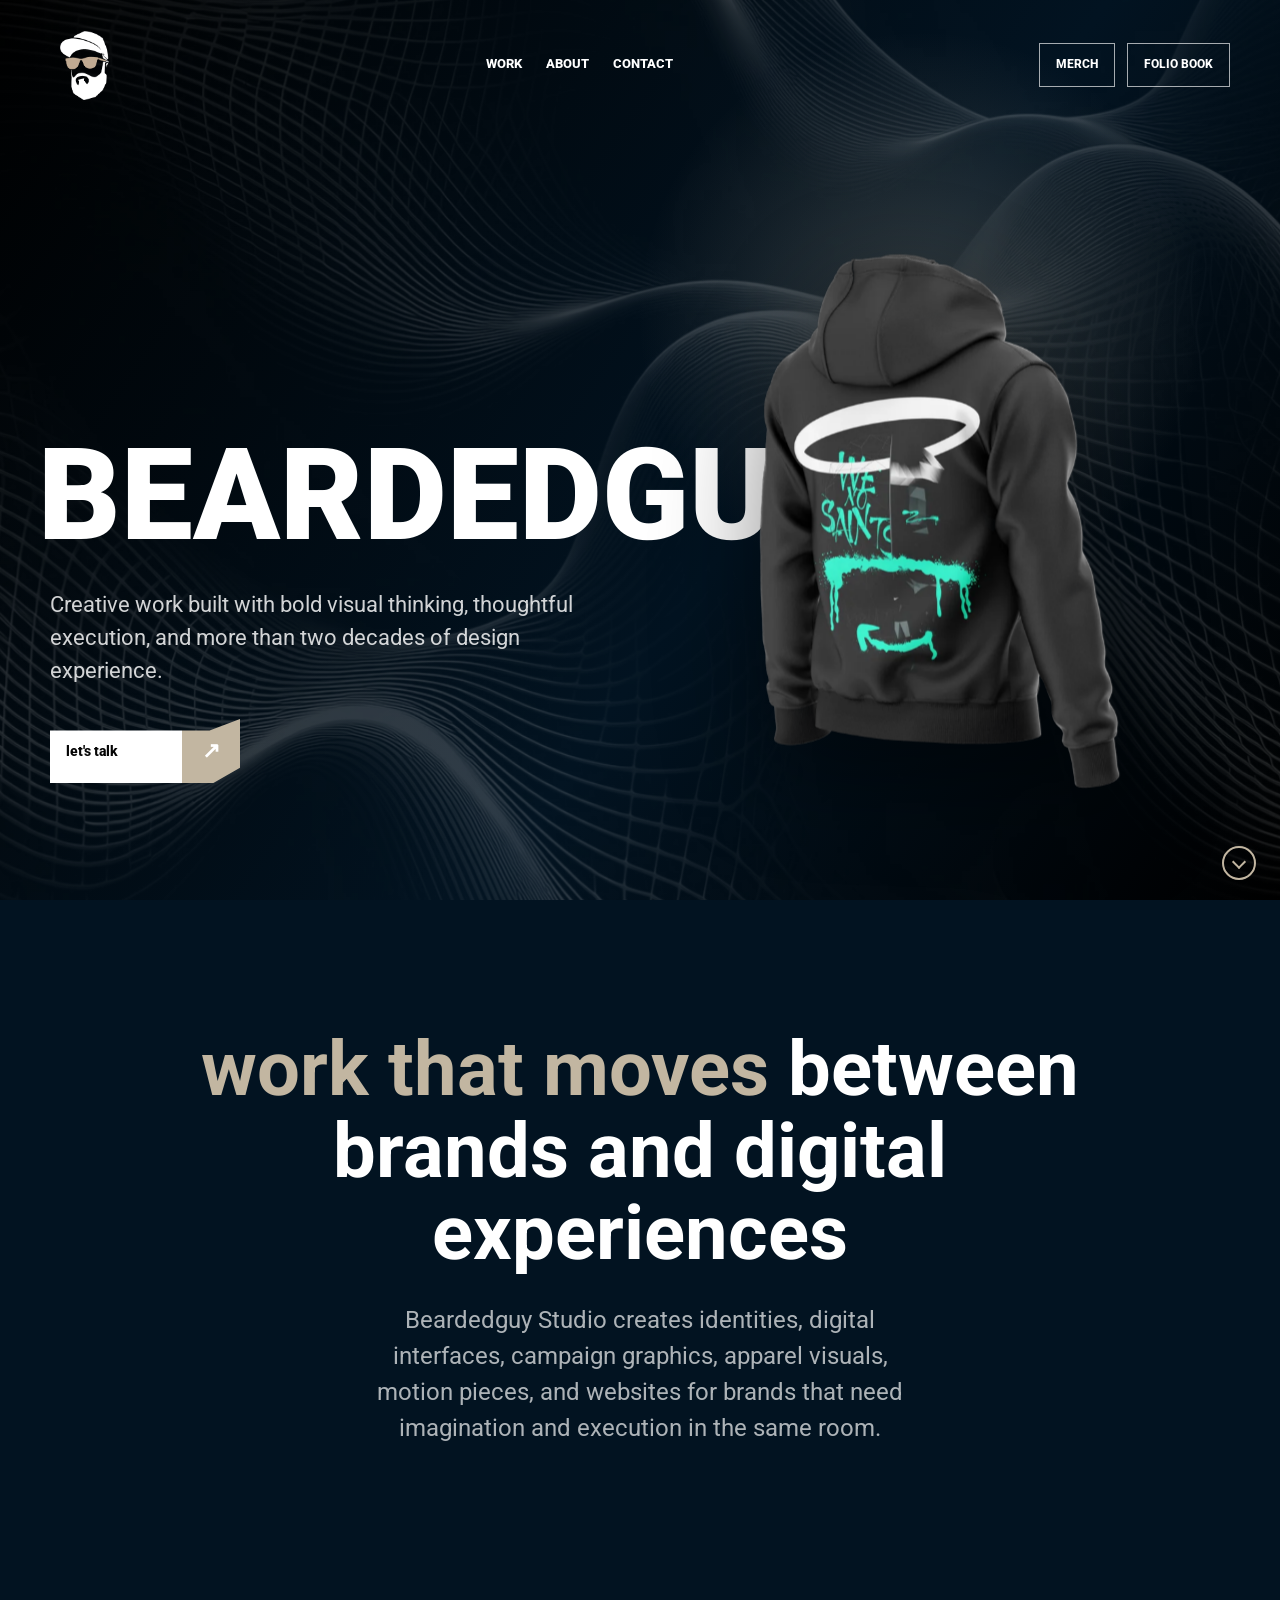
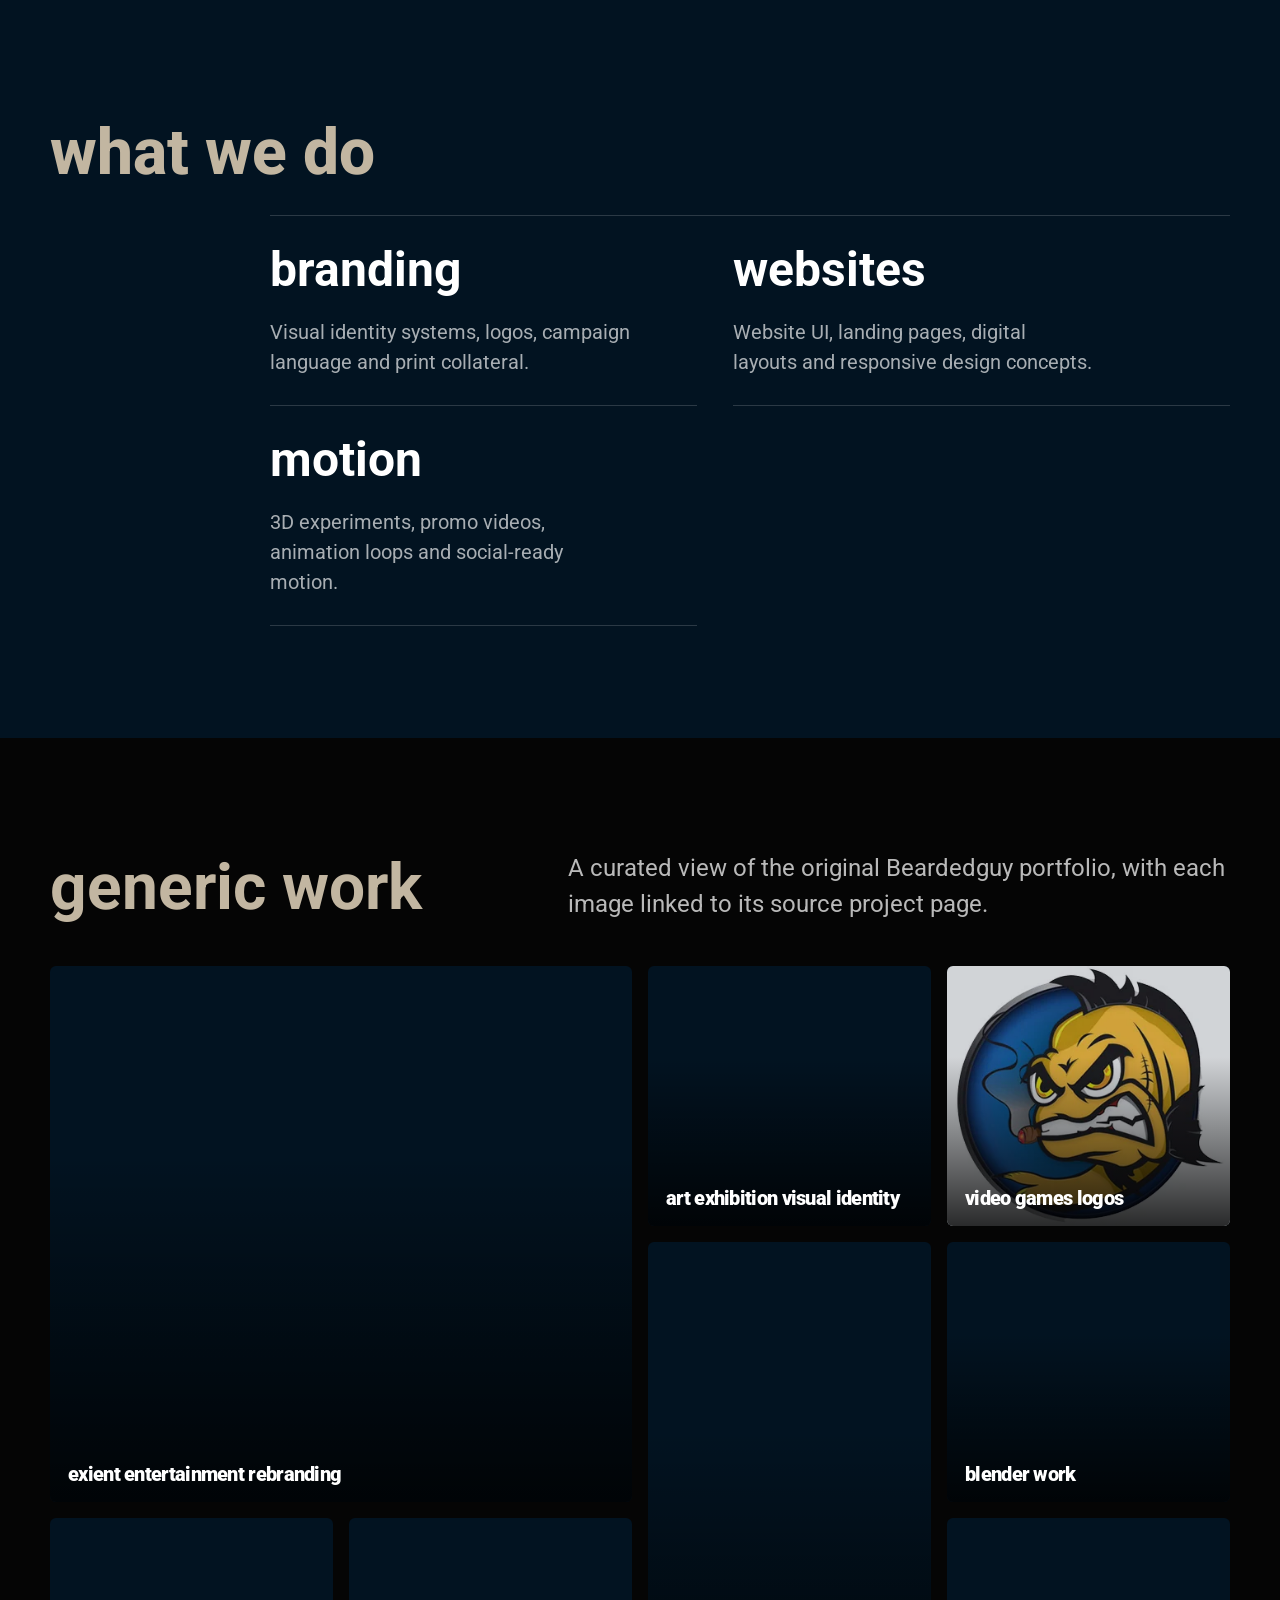
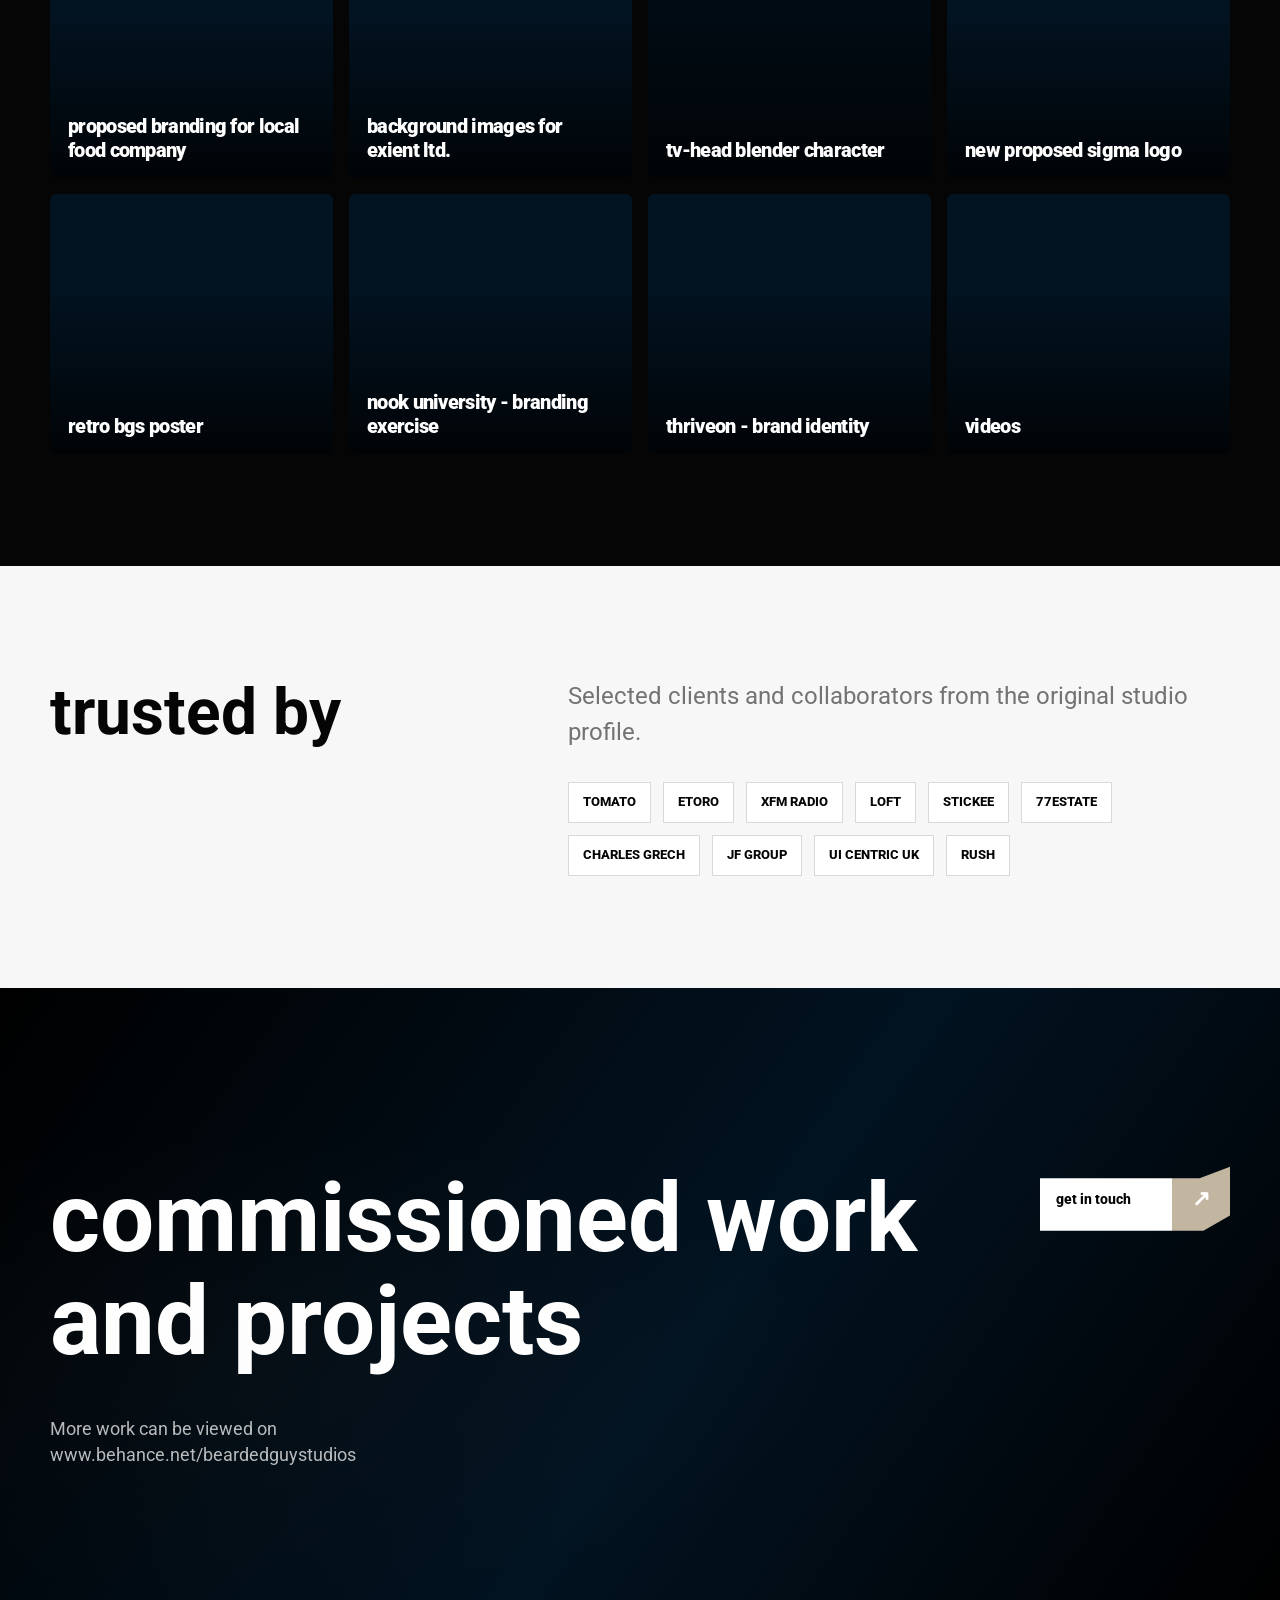
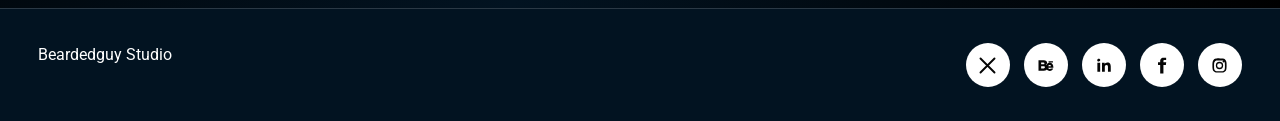
<file: index.html>
<!doctype html>
<html lang="en">
  <head>
    <meta charset="utf-8">
    <meta name="viewport" content="width=device-width, initial-scale=1, viewport-fit=cover">
    <meta name="theme-color" content="#021321">
    <meta name="description" content="Beardedguy Studio, a Malta-based creative studio for branding, web, UI, motion, apparel and digital design.">
    <title>Beardedguy Studio</title>
    <link rel="icon" href="assets/logo.png">
    <link rel="preconnect" href="https://fonts.googleapis.com">
    <link rel="preconnect" href="https://fonts.gstatic.com" crossorigin>
    <link href="https://fonts.googleapis.com/css2?family=Roboto:wght@400;700;800;900&display=swap" rel="stylesheet">
    <link rel="stylesheet" href="styles.css">
    <link rel="stylesheet" href="responsive.css">
  </head>
  <body id="before-hero">
    <a class="skip-link" href="#main-content">Skip to content</a>
    <header class="site-header frame-header">
      <a class="brand" href="index.html" aria-label="Beardedguy Studio home">
        <img src="assets/header-icon.png" alt="Beardedguy Studio logo" width="69" height="69">
      </a>
      <nav id="main-navigation" class="main-nav" aria-label="Main navigation">
        <a href="work.html">Work</a><a href="about.html">About</a><a href="contact.html">Contact</a>
      </nav>
      <div class="header-actions">
        <a class="pill-link" href="https://www.teepublic.com/en-gb/user/beardedguy" target="_blank" rel="noreferrer">Merch</a>
        <a class="pill-link" href="http://www.n-vil.com/FolioBook.pdf" target="_blank" rel="noreferrer">Folio Book</a>
      </div>
      <button class="menu-toggle" type="button" aria-label="Open menu" aria-expanded="false" aria-controls="main-navigation"><span></span><span></span><span></span></button>
    </header>

    <a class="scroll-orb" href="#after-hero" aria-label="Scroll down"><span class="scroll-orb__arrow"></span></a>

    <main id="main-content" tabindex="-1">
      <section class="hero frame-hero">
        <div class="hero-inner frame-hero__inner">
          <div class="frame-hero__wordmark" aria-hidden="true">BEARDEDGUY</div>
          <div class="hero-copy frame-hero__copy">
            <p>Creative work built with bold visual thinking, thoughtful execution, and more than two decades of design experience.</p>
            <div class="hero-meta">
              <a class="pill-link frame-cta" href="contact.html"><span>Let's talk</span><span aria-hidden="true">↗</span></a>
            </div>
          </div>
          <div class="hero-visual frame-hero__visual" aria-hidden="true">
            <img src="assets/optimized/hero-hoodie-1400.webp" srcset="assets/optimized/hero-hoodie-480.webp 480w, assets/optimized/hero-hoodie-960.webp 960w, assets/optimized/hero-hoodie-1400.webp 1400w" sizes="(max-width: 1100px) 55vw, 700px" alt="" width="6500" height="6500" loading="eager" decoding="async" fetchpriority="high">
          </div>
        </div>
      </section>

      <section class="section frame-intro" id="after-hero">
        <div class="section-inner frame-intro__inner">
          <h2><span>work that moves</span> between brands and digital experiences</h2>
          <p class="lead">Beardedguy Studio creates identities, digital interfaces, campaign graphics, apparel visuals, motion pieces, and websites for brands that need imagination and execution in the same room.</p>
        </div>
      </section>

      <section class="section frame-services">
        <div class="section-inner frame-services__inner">
          <div class="frame-kicker">what we do</div>
          <div class="services frame-service-list">
            <article class="service"><h3>Branding</h3><p>Visual identity systems, logos, campaign language and print collateral.</p></article>
            <article class="service"><h3>Websites</h3><p>Website UI, landing pages, digital layouts and responsive design concepts.</p></article>
            <article class="service"><h3>Motion</h3><p>3D experiments, promo videos, animation loops and social-ready motion.</p></article>

          </div>
        </div>
      </section>

      <section class="section dark frame-work" id="work">
        <div class="section-inner">
          <div class="split frame-work__head">
            <h2>Generic Work</h2>
            <p class="lead">A curated view of the original Beardedguy portfolio, with each image linked to its source project page.</p>
          </div>
          <div class="work-grid frame-work-grid">
            <a class="work-card is-large" href="https://www.behance.net/gallery/217460275/Exient-Entertainment-Rebranding" target="_blank" rel="noreferrer"><img src="assets/optimized/work-exient-1200.webp" srcset="assets/optimized/work-exient-480.webp 480w, assets/optimized/work-exient-960.webp 960w, assets/optimized/work-exient-1200.webp 1200w" sizes="(max-width: 600px) calc(100vw - 40px), (max-width: 1100px) calc((100vw - 76px) / 2), 600px" alt="Exient Entertainment Rebranding" width="1380" height="1080" loading="lazy" decoding="async"><span>Exient Entertainment Rebranding</span></a>
            <a class="work-card" href="https://www.behance.net/gallery/214995433/Art-Exhibition-Visual-Identity" target="_blank" rel="noreferrer"><img src="assets/optimized/work-folio-book-1200.webp" srcset="assets/optimized/work-folio-book-480.webp 480w, assets/optimized/work-folio-book-960.webp 960w, assets/optimized/work-folio-book-1200.webp 1200w" sizes="(max-width: 600px) calc(100vw - 40px), (max-width: 1100px) calc((100vw - 76px) / 2), 600px" alt="Art Exhibition Visual Identity" width="1929" height="1509" loading="lazy" decoding="async"><span>Art Exhibition Visual Identity</span></a>
            <a class="work-card" href="https://www.behance.net/gallery/214932907/Video-Games-Logos" target="_blank" rel="noreferrer"><img src="assets/optimized/work-scarfish-404.webp" srcset="assets/optimized/work-scarfish-404.webp 404w" sizes="(max-width: 600px) calc(100vw - 40px), (max-width: 1100px) calc((100vw - 76px) / 2), 600px" alt="Video Games Logos" width="404" height="316" loading="lazy" decoding="async"><span>Video Games Logos</span></a>
            <a class="work-card is-tall" href="https://www.behance.net/gallery/211958415/TV-Head-Blender-Character" target="_blank" rel="noreferrer"><img src="assets/optimized/work-tv-head-1080.webp" srcset="assets/optimized/work-tv-head-480.webp 480w, assets/optimized/work-tv-head-960.webp 960w, assets/optimized/work-tv-head-1080.webp 1080w" sizes="(max-width: 600px) calc(100vw - 40px), (max-width: 1100px) calc((100vw - 76px) / 2), 600px" alt="TV-Head Blender Character" width="1080" height="844" loading="lazy" decoding="async"><span>TV-Head Blender Character</span></a>
            <a class="work-card" href="https://www.behance.net/gallery/210969605/Blender-work" target="_blank" rel="noreferrer"><img src="assets/optimized/work-blender-1200.webp" srcset="assets/optimized/work-blender-480.webp 480w, assets/optimized/work-blender-960.webp 960w, assets/optimized/work-blender-1200.webp 1200w" sizes="(max-width: 600px) calc(100vw - 40px), (max-width: 1100px) calc((100vw - 76px) / 2), 600px" alt="Blender work" width="2000" height="1564" loading="lazy" decoding="async"><span>Blender work</span></a>
            <a class="work-card" href="https://www.behance.net/gallery/209912359/Proposed-Branding-for-Local-Food-Company" target="_blank" rel="noreferrer"><img src="assets/optimized/work-restaurant-1200.webp" srcset="assets/optimized/work-restaurant-480.webp 480w, assets/optimized/work-restaurant-960.webp 960w, assets/optimized/work-restaurant-1200.webp 1200w" sizes="(max-width: 600px) calc(100vw - 40px), (max-width: 1100px) calc((100vw - 76px) / 2), 600px" alt="Proposed Branding for Local Food Company" width="1400" height="1094" loading="lazy" decoding="async"><span>Proposed Branding for Local Food Company</span></a>
            <a class="work-card" href="https://www.behance.net/gallery/205457857/Background-images-for-EXIENT-Ltd" target="_blank" rel="noreferrer"><img src="assets/optimized/work-promo-1200.webp" srcset="assets/optimized/work-promo-480.webp 480w, assets/optimized/work-promo-960.webp 960w, assets/optimized/work-promo-1200.webp 1200w" sizes="(max-width: 600px) calc(100vw - 40px), (max-width: 1100px) calc((100vw - 76px) / 2), 600px" alt="Background images for EXIENT Ltd." width="1920" height="1501" loading="lazy" decoding="async"><span>Background images for EXIENT Ltd.</span></a>
            <a class="work-card" href="https://www.behance.net/gallery/204311963/New-proposed-SIGMA-logo" target="_blank" rel="noreferrer"><img src="assets/optimized/work-neon-1200.webp" srcset="assets/optimized/work-neon-480.webp 480w, assets/optimized/work-neon-960.webp 960w, assets/optimized/work-neon-1200.webp 1200w" sizes="(max-width: 600px) calc(100vw - 40px), (max-width: 1100px) calc((100vw - 76px) / 2), 600px" alt="New proposed SIGMA logo" width="2560" height="2002" loading="lazy" decoding="async"><span>New proposed SIGMA logo</span></a>
            <a class="work-card" href="https://www.behance.net/gallery/195907205/Retro-BGS-poster" target="_blank" rel="noreferrer"><img src="assets/optimized/work-retro-1080.webp" srcset="assets/optimized/work-retro-480.webp 480w, assets/optimized/work-retro-960.webp 960w, assets/optimized/work-retro-1080.webp 1080w" sizes="(max-width: 600px) calc(100vw - 40px), (max-width: 1100px) calc((100vw - 76px) / 2), 600px" alt="Retro BGS poster" width="1080" height="844" loading="lazy" decoding="async"><span>Retro BGS poster</span></a>
            <a class="work-card" href="https://www.behance.net/gallery/193212081/NOOK-UNIVERSITY-Branding-exercise" target="_blank" rel="noreferrer"><img src="assets/optimized/work-bgs-posts-1080.webp" srcset="assets/optimized/work-bgs-posts-480.webp 480w, assets/optimized/work-bgs-posts-960.webp 960w, assets/optimized/work-bgs-posts-1080.webp 1080w" sizes="(max-width: 600px) calc(100vw - 40px), (max-width: 1100px) calc((100vw - 76px) / 2), 600px" alt="NOOK UNIVERSITY - Branding exercise" width="1080" height="844" loading="lazy" decoding="async"><span>NOOK UNIVERSITY - Branding exercise</span></a>
            <a class="work-card" href="https://www.behance.net/gallery/227908793/ThriveOn-Brand-Identity" target="_blank" rel="noreferrer"><img src="assets/optimized/work-productivity-810.webp" srcset="assets/optimized/work-productivity-480.webp 480w, assets/optimized/work-productivity-810.webp 810w" sizes="(max-width: 600px) calc(100vw - 40px), (max-width: 1100px) calc((100vw - 76px) / 2), 600px" alt="ThriveOn - Brand Identity" width="810" height="633" loading="lazy" decoding="async"><span>ThriveOn - Brand Identity</span></a>
            <a class="work-card" href="motion-videos.html"><img src="assets/optimized/work-mobile-1200.webp" srcset="assets/optimized/work-mobile-480.webp 480w, assets/optimized/work-mobile-960.webp 960w, assets/optimized/work-mobile-1200.webp 1200w" sizes="(max-width: 600px) calc(100vw - 40px), (max-width: 1100px) calc((100vw - 76px) / 2), 600px" alt="Videos" width="1624" height="1269" loading="lazy" decoding="async"><span>Videos</span></a>
          </div>
        </div>
      </section>

      <section class="section frame-clients">
        <div class="section-inner split">
          <h2>trusted by</h2>
          <div>
            <p class="lead">Selected clients and collaborators from the original studio profile.</p>
            <div class="clients">
              <span>Tomato</span><span>eToro</span><span>XFM Radio</span><span>Loft</span><span>Stickee</span><span>77Estate</span><span>Charles Grech</span><span>JF Group</span><span>UI Centric UK</span><span>Rush</span>
            </div>
          </div>
        </div>
      </section>

      <section class="cta-band frame-contact-band">
        <div>
          <h2>commissioned work and projects</h2>
          <p>More work can be viewed on <a href="https://www.behance.net/beardedguystudios/" target="_blank" rel="noreferrer">www.behance.net/beardedguystudios</a></p>
        </div>
        <a class="pill-link frame-cta" href="contact.html"><span>Get in touch</span><span aria-hidden="true">↗</span></a>
      </section>
    </main>

    <footer class="site-footer frame-footer">
      <div>Beardedguy Studio</div>
      <div class="footer-links">
        <a href="http://www.twitter.com/nevcas" target="_blank" rel="noreferrer" aria-label="X"><svg class="social-icon" aria-hidden="true"><use href="assets/social-icons.svg#x"></use></svg></a>
        <a href="https://www.behance.net/beardedguystudios" target="_blank" rel="noreferrer" aria-label="Behance"><svg class="social-icon" aria-hidden="true"><use href="assets/social-icons.svg#behance"></use></svg></a>
        <a href="https://mt.linkedin.com/in/ncassar" target="_blank" rel="noreferrer" aria-label="LinkedIn"><svg class="social-icon" aria-hidden="true"><use href="assets/social-icons.svg#linkedin"></use></svg></a>
        <a href="https://www.facebook.com/beardedguystudio" target="_blank" rel="noreferrer" aria-label="Facebook"><svg class="social-icon" aria-hidden="true"><use href="assets/social-icons.svg#facebook"></use></svg></a>
        <a href="https://www.instagram.com/beardedguy_studio_designer" target="_blank" rel="noreferrer" aria-label="Instagram"><svg class="social-icon" aria-hidden="true"><use href="assets/social-icons.svg#instagram"></use></svg></a>
      </div>
    </footer>
    <script src="script.js?v=work-menu-1"></script>
  </body>
</html>
</file>
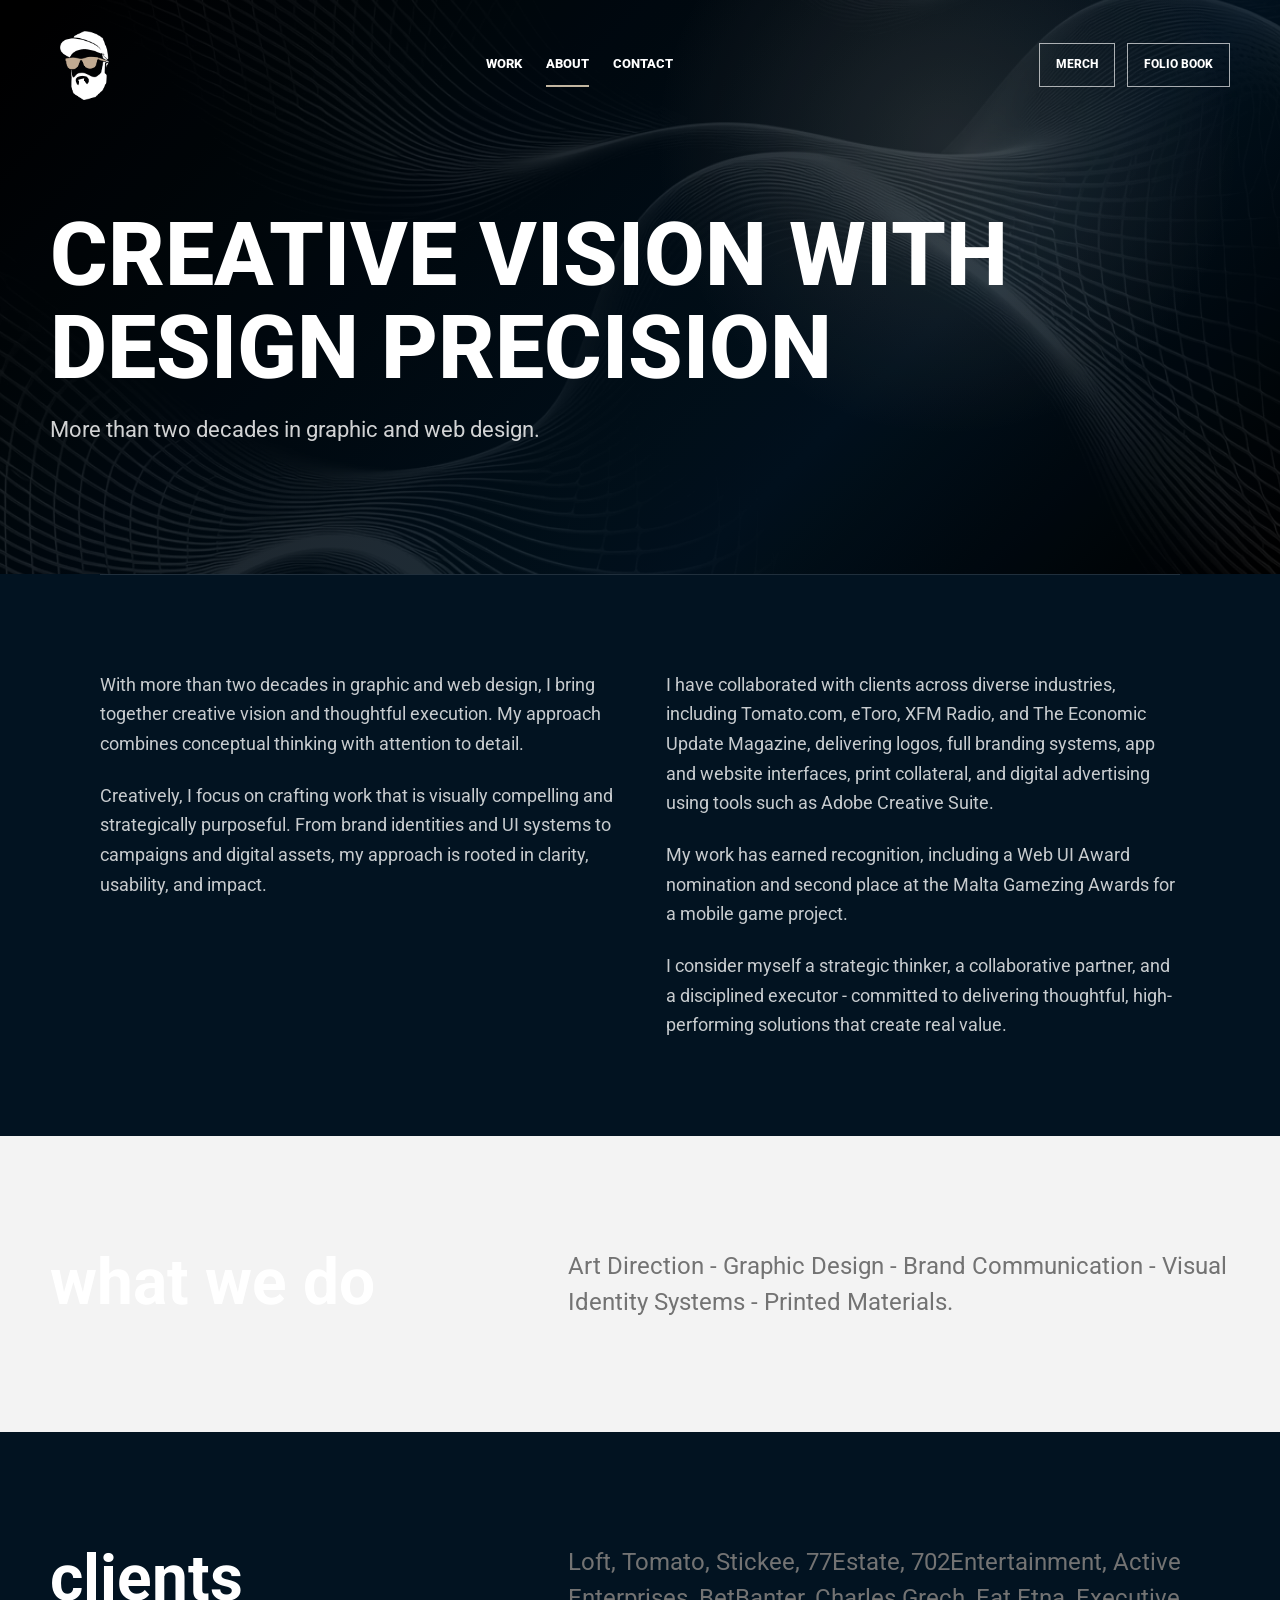
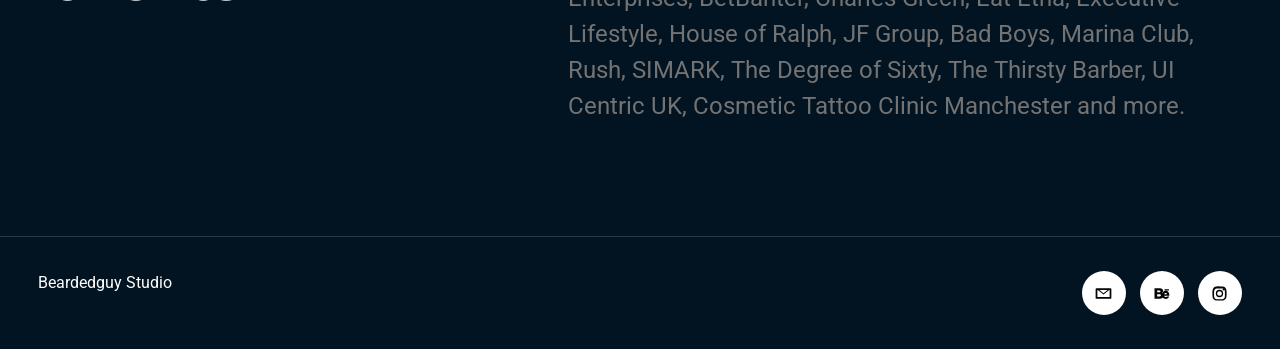
<file: about.html>
<!doctype html>
<html lang="en">
  <head>
    <meta charset="utf-8">
    <meta name="viewport" content="width=device-width, initial-scale=1, viewport-fit=cover">
    <meta name="theme-color" content="#021321">
    <meta name="description" content="About page for Neville Cassar and Beardedguy Studio.">
    <title>About - Beardedguy Studio</title>
    <link rel="icon" href="assets/logo.png">
    <link rel="preconnect" href="https://fonts.googleapis.com">
    <link rel="preconnect" href="https://fonts.gstatic.com" crossorigin>
    <link href="https://fonts.googleapis.com/css2?family=Roboto:wght@400;700;800;900&display=swap" rel="stylesheet">
    <link rel="stylesheet" href="styles.css">
    <link rel="stylesheet" href="responsive.css">
  </head>
  <body>
    <a class="skip-link" href="#main-content">Skip to content</a>
    <header class="site-header frame-header">
      <a class="brand" href="index.html"><img src="assets/header-icon.png" alt="Beardedguy Studio logo" width="69" height="69"></a>
      <nav id="main-navigation" class="main-nav" aria-label="Main navigation">
        <a href="work.html">Work</a><a class="active" aria-current="page" href="about.html">About</a><a href="contact.html">Contact</a>
      </nav>
      <div class="header-actions"><a class="pill-link" href="https://www.teepublic.com/en-gb/user/beardedguy" target="_blank" rel="noreferrer">Merch</a><a class="pill-link" href="http://www.n-vil.com/FolioBook.pdf" target="_blank" rel="noreferrer">Folio Book</a></div>
      <button class="menu-toggle" type="button" aria-label="Open menu" aria-expanded="false" aria-controls="main-navigation"><span></span><span></span><span></span></button>
    </header>
    <main id="main-content" tabindex="-1">
      <section class="page-hero">
        <div class="page-hero-inner">
          <h1>creative vision with design precision</h1>
          <p>More than two decades in graphic and web design.</p>
        </div>
      </section>

      <section class="page-section">
        <div class="copy-columns">
          <p>With more than two decades in graphic and web design, I bring together creative vision and thoughtful execution. My approach combines conceptual thinking with attention to detail.</p>
          <p>Creatively, I focus on crafting work that is visually compelling and strategically purposeful. From brand identities and UI systems to campaigns and digital assets, my approach is rooted in clarity, usability, and impact.</p>
          <p>I have collaborated with clients across diverse industries, including Tomato.com, eToro, XFM Radio, and The Economic Update Magazine, delivering logos, full branding systems, app and website interfaces, print collateral, and digital advertising using tools such as Adobe Creative Suite.</p>

          <p>My work has earned recognition, including a Web UI Award nomination and second place at the Malta Gamezing Awards for a mobile game project.</p>
          <p>I consider myself a strategic thinker, a collaborative partner, and a disciplined executor - committed to delivering thoughtful, high-performing solutions that create real value.</p>
        </div>
      </section>

      <section class="section soft">
        <div class="section-inner split">
          <h2>what we do</h2>
          <p class="lead">Art Direction - Graphic Design - Brand Communication - Visual Identity Systems - Printed Materials.</p>
        </div>
      </section>

      <section class="section">
        <div class="section-inner split">
          <h2>clients</h2>
          <div>
            <p class="lead">Loft, Tomato, Stickee, 77Estate, 702Entertainment, Active Enterprises, BetBanter, Charles Grech, Eat Etna, Executive Lifestyle, House of Ralph, JF Group, Bad Boys, Marina Club, Rush, SIMARK, The Degree of Sixty, The Thirsty Barber, UI Centric UK, Cosmetic Tattoo Clinic Manchester and more.</p>
          </div>
        </div>
      </section>
    </main>
    <footer class="site-footer frame-footer"><div>Beardedguy Studio</div><div class="footer-links"><a href="contact.html" aria-label="Contact"><svg class="social-icon" aria-hidden="true"><use href="assets/social-icons.svg#mail"></use></svg></a><a href="https://www.behance.net/beardedguystudios" target="_blank" rel="noreferrer" aria-label="Behance"><svg class="social-icon" aria-hidden="true"><use href="assets/social-icons.svg#behance"></use></svg></a><a href="https://www.instagram.com/beardedguy_studio_designer" target="_blank" rel="noreferrer" aria-label="Instagram"><svg class="social-icon" aria-hidden="true"><use href="assets/social-icons.svg#instagram"></use></svg></a></div></footer>
    <script src="script.js"></script>
  </body>
</html>
</file>
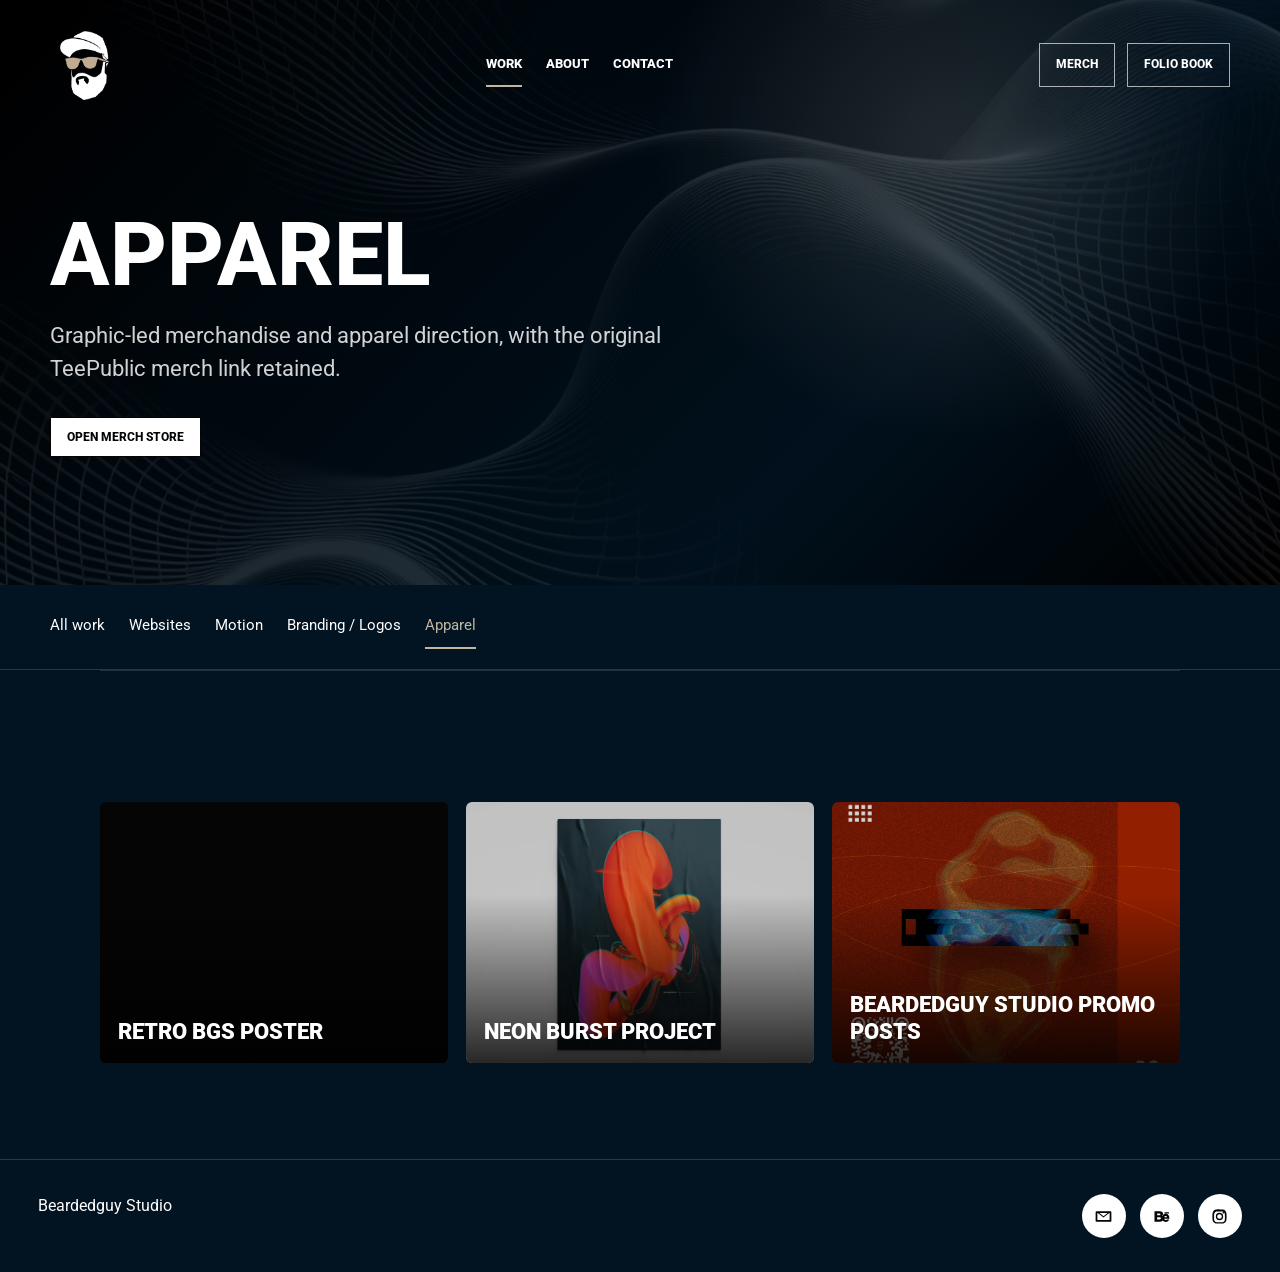
<file: apparel.html>
<!doctype html>
<html lang="en">
  <head>
    <meta charset="utf-8">
    <meta name="viewport" content="width=device-width, initial-scale=1, viewport-fit=cover">
    <meta name="theme-color" content="#021321">
    <title>Apparel - Beardedguy Studio</title>
    <link rel="icon" href="assets/logo.png">
    <link rel="preconnect" href="https://fonts.googleapis.com">
    <link rel="preconnect" href="https://fonts.gstatic.com" crossorigin>
    <link href="https://fonts.googleapis.com/css2?family=Roboto:wght@400;700;800;900&display=swap" rel="stylesheet">
    <link rel="stylesheet" href="styles.css">
    <link rel="stylesheet" href="responsive.css">
  </head>
  <body>
    <a class="skip-link" href="#main-content">Skip to content</a>
    <header class="site-header frame-header">
      <a class="brand" href="index.html"><img src="assets/header-icon.png" alt="Beardedguy Studio logo" width="69" height="69"></a>
      <nav id="main-navigation" class="main-nav" aria-label="Main navigation">
        <a class="active" aria-current="page" href="work.html">Work</a><a href="about.html">About</a><a href="contact.html">Contact</a>
      </nav>
      <div class="header-actions"><a class="pill-link" href="https://www.teepublic.com/en-gb/user/beardedguy" target="_blank" rel="noreferrer">Merch</a><a class="pill-link" href="http://www.n-vil.com/FolioBook.pdf" target="_blank" rel="noreferrer">Folio Book</a></div>
      <button class="menu-toggle" type="button" aria-label="Open menu" aria-expanded="false" aria-controls="main-navigation"><span></span><span></span><span></span></button>
    </header>
    <main id="main-content" tabindex="-1">
      <section class="page-hero">
        <div class="page-hero-inner">
          <h1>apparel</h1>
          <p>Graphic-led merchandise and apparel direction, with the original TeePublic merch link retained.</p>
          <div class="hero-meta"><a class="pill-link" href="https://www.teepublic.com/en-gb/user/beardedguy" target="_blank" rel="noreferrer">Open Merch Store</a></div>
        </div>
      </section>
      <nav class="work-nav" aria-label="Work categories"><a href="work.html">All work</a><a href="websites.html">Websites</a><a href="motion.html">Motion</a><a href="branding.html">Branding / Logos</a><a href="apparel.html" aria-current="page">Apparel</a></nav>
      <section class="page-section">
        <div class="work-grid">
          <a class="work-card" href="https://beardedguy.myportfolio.com/retro-bgs-poster" target="_blank" rel="noreferrer"><img src="assets/optimized/work-retro-1080.webp" srcset="assets/optimized/work-retro-480.webp 480w, assets/optimized/work-retro-960.webp 960w, assets/optimized/work-retro-1080.webp 1080w" sizes="(max-width: 600px) calc(100vw - 40px), (max-width: 1100px) calc((100vw - 76px) / 2), 600px" alt="Retro BGS poster" width="1080" height="844" loading="lazy" decoding="async"><span>Retro BGS Poster</span></a>
          <a class="work-card" href="https://beardedguy.myportfolio.com/neon-burst-project" target="_blank" rel="noreferrer"><img src="assets/optimized/work-neon-1200.webp" srcset="assets/optimized/work-neon-480.webp 480w, assets/optimized/work-neon-960.webp 960w, assets/optimized/work-neon-1200.webp 1200w" sizes="(max-width: 600px) calc(100vw - 40px), (max-width: 1100px) calc((100vw - 76px) / 2), 600px" alt="Neon Burst Project" width="2560" height="2002" loading="lazy" decoding="async"><span>Neon Burst Project</span></a>
          <a class="work-card" href="https://beardedguy.myportfolio.com/beardedguy-studio-promo-posts" target="_blank" rel="noreferrer"><img src="assets/optimized/work-bgs-posts-1080.webp" srcset="assets/optimized/work-bgs-posts-480.webp 480w, assets/optimized/work-bgs-posts-960.webp 960w, assets/optimized/work-bgs-posts-1080.webp 1080w" sizes="(max-width: 600px) calc(100vw - 40px), (max-width: 1100px) calc((100vw - 76px) / 2), 600px" alt="Beardedguy Studio Promo Posts" width="1080" height="844" loading="lazy" decoding="async"><span>Beardedguy Studio Promo Posts</span></a>
        </div>
      </section>
    </main>
    <footer class="site-footer frame-footer"><div>Beardedguy Studio</div><div class="footer-links"><a href="contact.html" aria-label="Contact"><svg class="social-icon" aria-hidden="true"><use href="assets/social-icons.svg#mail"></use></svg></a><a href="https://www.behance.net/beardedguystudios" target="_blank" rel="noreferrer" aria-label="Behance"><svg class="social-icon" aria-hidden="true"><use href="assets/social-icons.svg#behance"></use></svg></a><a href="https://www.instagram.com/beardedguy_studio_designer" target="_blank" rel="noreferrer" aria-label="Instagram"><svg class="social-icon" aria-hidden="true"><use href="assets/social-icons.svg#instagram"></use></svg></a></div></footer>
    <script src="script.js"></script>
  </body>
</html>
</file>
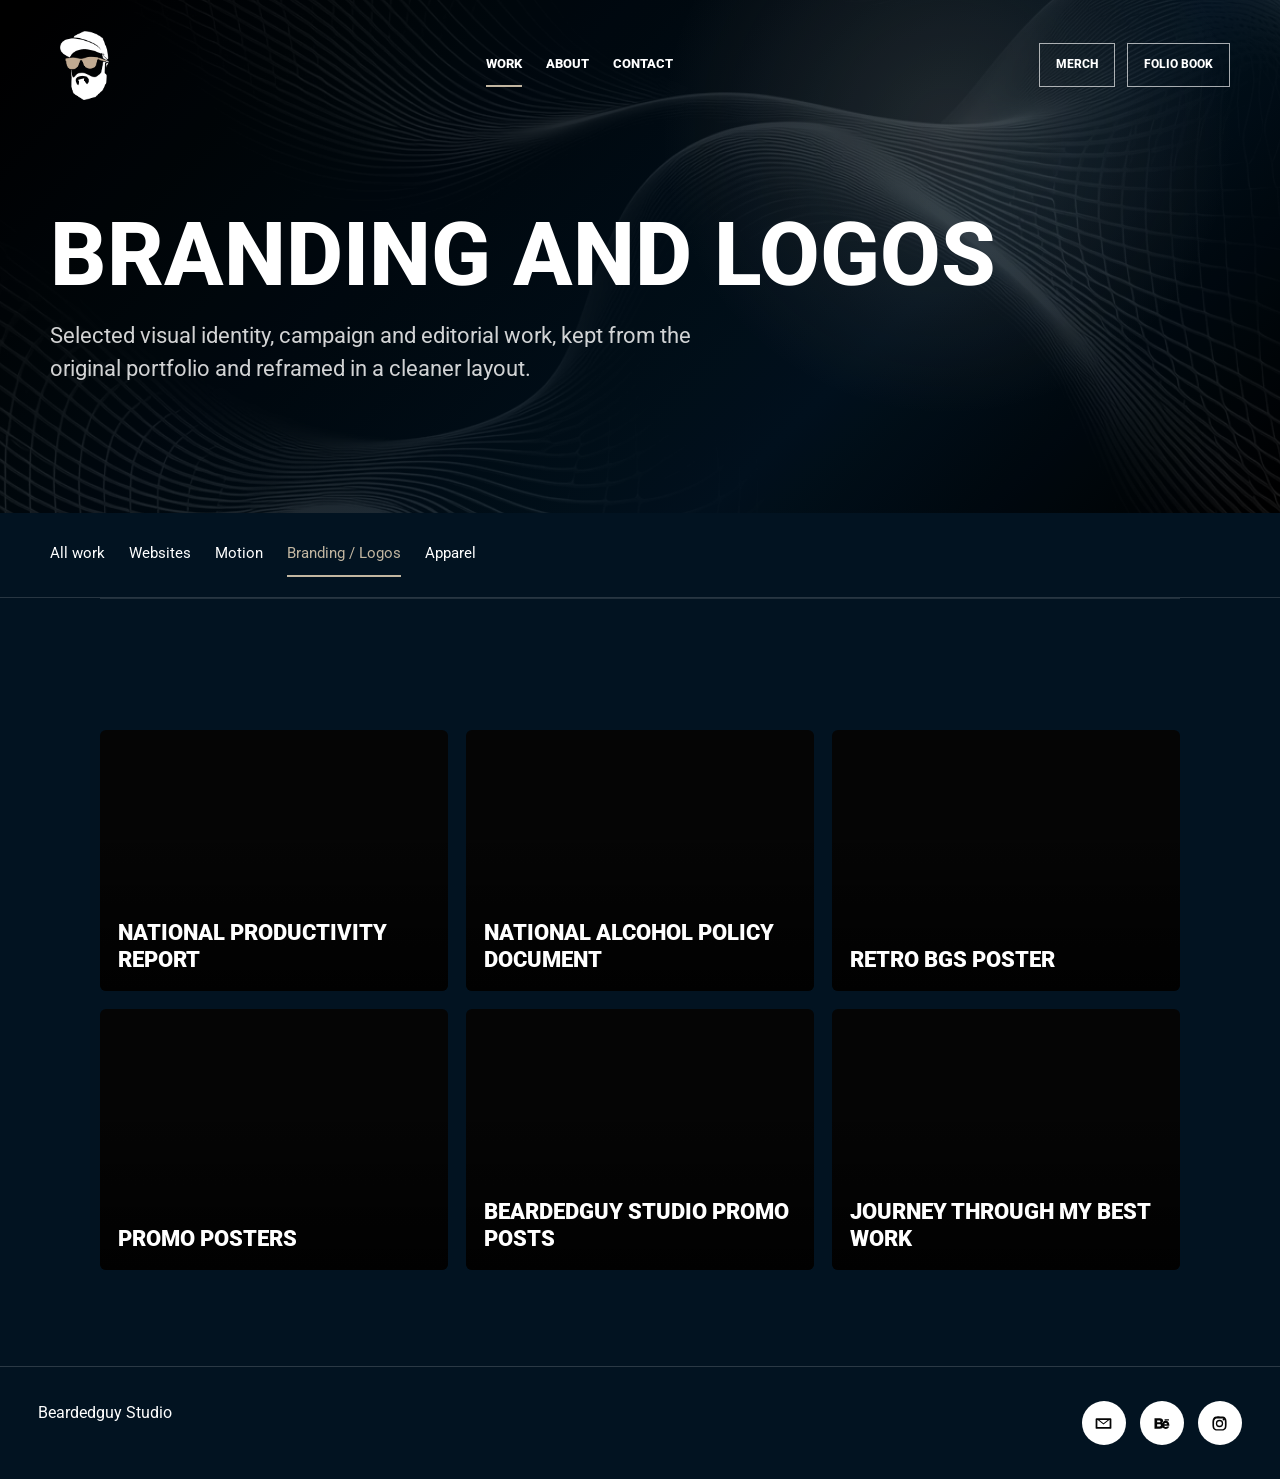
<file: branding.html>
<!doctype html>
<html lang="en">
  <head>
    <meta charset="utf-8">
    <meta name="viewport" content="width=device-width, initial-scale=1, viewport-fit=cover">
    <meta name="theme-color" content="#021321">
    <title>Branding/Logos - Beardedguy Studio</title>
    <link rel="icon" href="assets/logo.png">
    <link rel="preconnect" href="https://fonts.googleapis.com">
    <link rel="preconnect" href="https://fonts.gstatic.com" crossorigin>
    <link href="https://fonts.googleapis.com/css2?family=Roboto:wght@400;700;800;900&display=swap" rel="stylesheet">
    <link rel="stylesheet" href="styles.css">
    <link rel="stylesheet" href="responsive.css">
  </head>
  <body>
    <a class="skip-link" href="#main-content">Skip to content</a>
    <header class="site-header frame-header">
      <a class="brand" href="index.html"><img src="assets/header-icon.png" alt="Beardedguy Studio logo" width="69" height="69"></a>
      <nav id="main-navigation" class="main-nav" aria-label="Main navigation">
        <a class="active" aria-current="page" href="work.html">Work</a><a href="about.html">About</a><a href="contact.html">Contact</a>
      </nav>
      <div class="header-actions"><a class="pill-link" href="https://www.teepublic.com/en-gb/user/beardedguy" target="_blank" rel="noreferrer">Merch</a><a class="pill-link" href="http://www.n-vil.com/FolioBook.pdf" target="_blank" rel="noreferrer">Folio Book</a></div>
      <button class="menu-toggle" type="button" aria-label="Open menu" aria-expanded="false" aria-controls="main-navigation"><span></span><span></span><span></span></button>
    </header>
    <main id="main-content" tabindex="-1">
      <section class="page-hero">
        <div class="page-hero-inner">
          <h1>branding and logos</h1>
          <p>Selected visual identity, campaign and editorial work, kept from the original portfolio and reframed in a cleaner layout.</p>
        </div>
      </section>
      <nav class="work-nav" aria-label="Work categories"><a href="work.html">All work</a><a href="websites.html">Websites</a><a href="motion.html">Motion</a><a href="branding.html" aria-current="page">Branding / Logos</a><a href="apparel.html">Apparel</a></nav>
      <section class="page-section">
        <div class="work-grid">
          <a class="work-card" href="https://beardedguy.myportfolio.com/national-productivity-report" target="_blank" rel="noreferrer"><img src="assets/optimized/work-productivity-810.webp" srcset="assets/optimized/work-productivity-480.webp 480w, assets/optimized/work-productivity-810.webp 810w" sizes="(max-width: 600px) calc(100vw - 40px), (max-width: 1100px) calc((100vw - 76px) / 2), 600px" alt="National Productivity Report" width="810" height="633" loading="lazy" decoding="async"><span>National Productivity Report</span></a>
          <a class="work-card" href="https://beardedguy.myportfolio.com/national-alcohol-policy-document" target="_blank" rel="noreferrer"><img src="assets/optimized/work-alcohol-policy-1200.webp" srcset="assets/optimized/work-alcohol-policy-480.webp 480w, assets/optimized/work-alcohol-policy-960.webp 960w, assets/optimized/work-alcohol-policy-1200.webp 1200w" sizes="(max-width: 600px) calc(100vw - 40px), (max-width: 1100px) calc((100vw - 76px) / 2), 600px" alt="National Alcohol Policy Document" width="1654" height="1293" loading="lazy" decoding="async"><span>National Alcohol Policy Document</span></a>
          <a class="work-card" href="https://beardedguy.myportfolio.com/retro-bgs-poster" target="_blank" rel="noreferrer"><img src="assets/optimized/work-retro-1080.webp" srcset="assets/optimized/work-retro-480.webp 480w, assets/optimized/work-retro-960.webp 960w, assets/optimized/work-retro-1080.webp 1080w" sizes="(max-width: 600px) calc(100vw - 40px), (max-width: 1100px) calc((100vw - 76px) / 2), 600px" alt="Retro BGS poster" width="1080" height="844" loading="lazy" decoding="async"><span>Retro BGS Poster</span></a>
          <a class="work-card" href="https://beardedguy.myportfolio.com/promo-posters" target="_blank" rel="noreferrer"><img src="assets/optimized/work-promo-1200.webp" srcset="assets/optimized/work-promo-480.webp 480w, assets/optimized/work-promo-960.webp 960w, assets/optimized/work-promo-1200.webp 1200w" sizes="(max-width: 600px) calc(100vw - 40px), (max-width: 1100px) calc((100vw - 76px) / 2), 600px" alt="Promo Posters" width="1920" height="1501" loading="lazy" decoding="async"><span>Promo Posters</span></a>
          <a class="work-card" href="https://beardedguy.myportfolio.com/beardedguy-studio-promo-posts" target="_blank" rel="noreferrer"><img src="assets/optimized/work-bgs-posts-1080.webp" srcset="assets/optimized/work-bgs-posts-480.webp 480w, assets/optimized/work-bgs-posts-960.webp 960w, assets/optimized/work-bgs-posts-1080.webp 1080w" sizes="(max-width: 600px) calc(100vw - 40px), (max-width: 1100px) calc((100vw - 76px) / 2), 600px" alt="Beardedguy Studio Promo Posts" width="1080" height="844" loading="lazy" decoding="async"><span>Beardedguy Studio Promo Posts</span></a>
          <a class="work-card" href="https://beardedguy.myportfolio.com/journey-through-my-best-work-folio-book" target="_blank" rel="noreferrer"><img src="assets/optimized/work-folio-book-1200.webp" srcset="assets/optimized/work-folio-book-480.webp 480w, assets/optimized/work-folio-book-960.webp 960w, assets/optimized/work-folio-book-1200.webp 1200w" sizes="(max-width: 600px) calc(100vw - 40px), (max-width: 1100px) calc((100vw - 76px) / 2), 600px" alt="Journey through my best work Folio Book" width="1929" height="1509" loading="lazy" decoding="async"><span>Journey Through My Best Work</span></a>
        </div>
      </section>
    </main>
    <footer class="site-footer frame-footer"><div>Beardedguy Studio</div><div class="footer-links"><a href="contact.html" aria-label="Contact"><svg class="social-icon" aria-hidden="true"><use href="assets/social-icons.svg#mail"></use></svg></a><a href="https://www.behance.net/beardedguystudios" target="_blank" rel="noreferrer" aria-label="Behance"><svg class="social-icon" aria-hidden="true"><use href="assets/social-icons.svg#behance"></use></svg></a><a href="https://www.instagram.com/beardedguy_studio_designer" target="_blank" rel="noreferrer" aria-label="Instagram"><svg class="social-icon" aria-hidden="true"><use href="assets/social-icons.svg#instagram"></use></svg></a></div></footer>
    <script src="script.js"></script>
  </body>
</html>
</file>
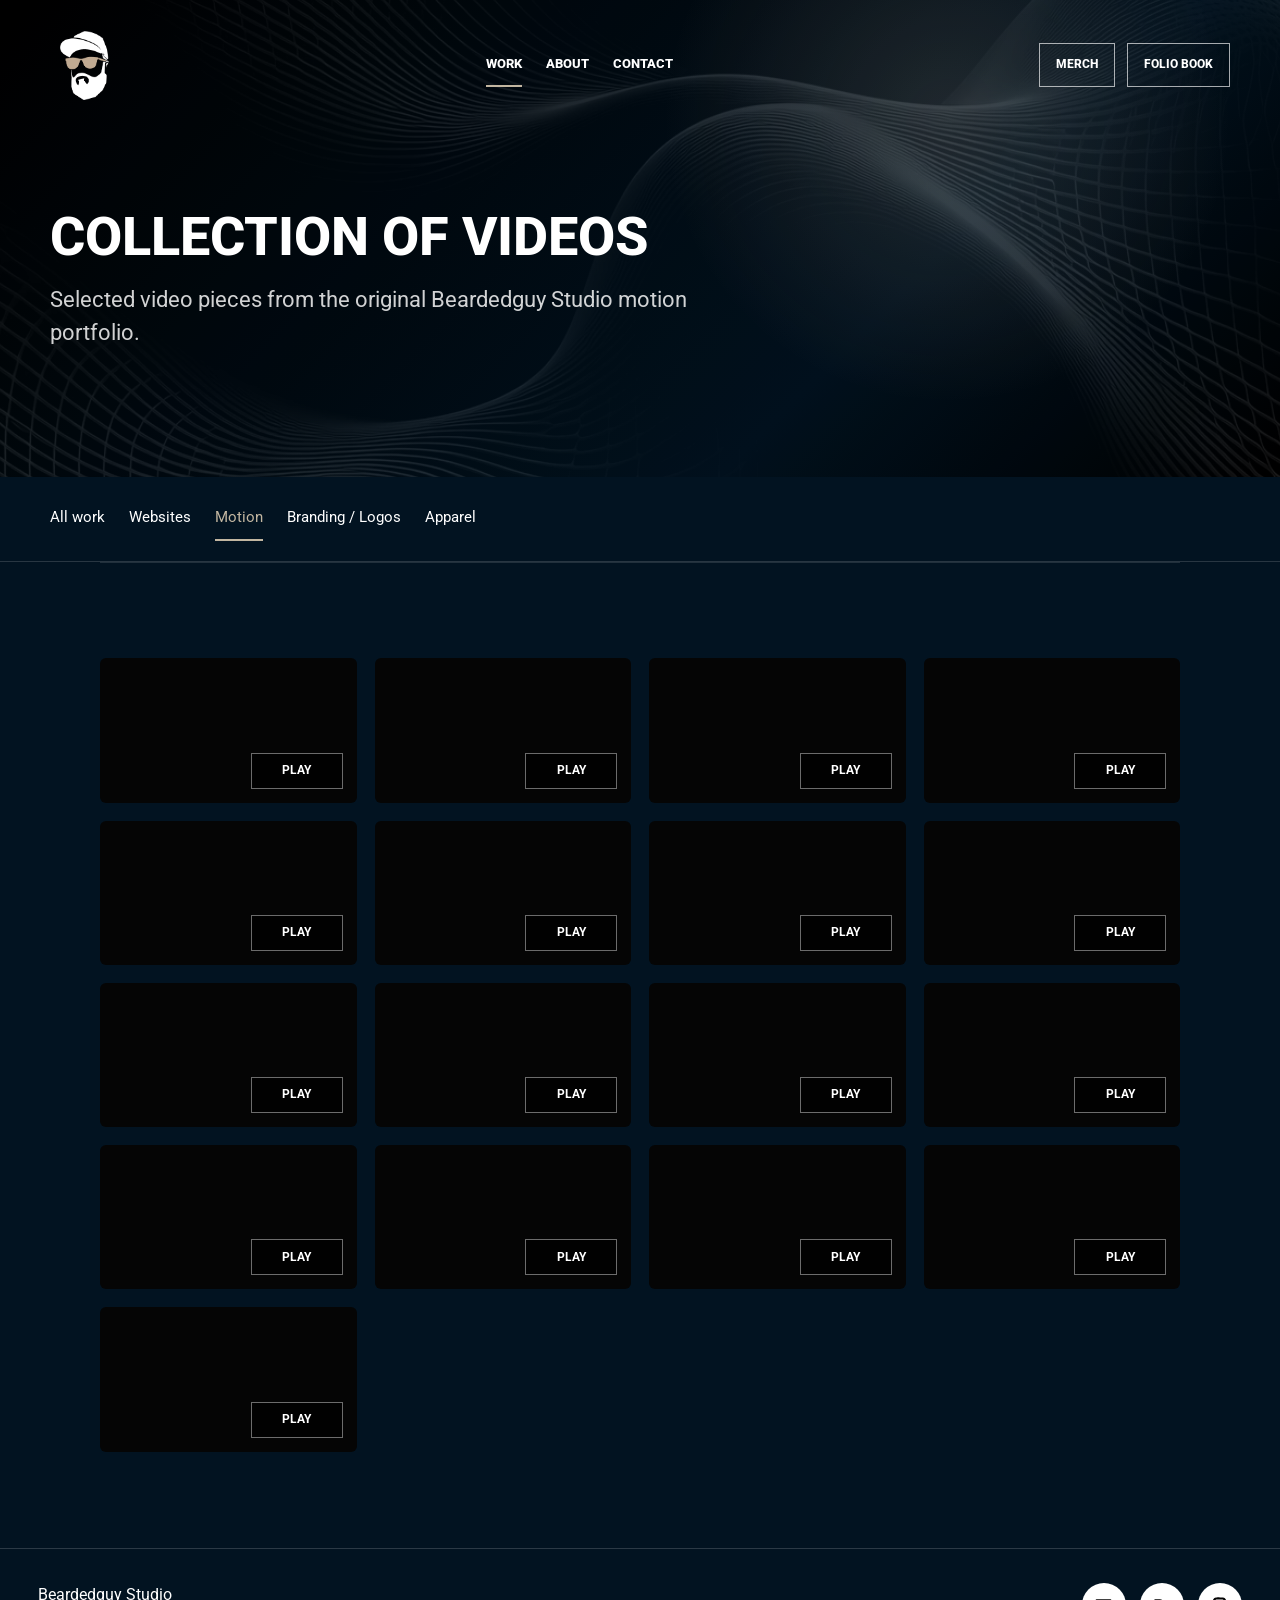
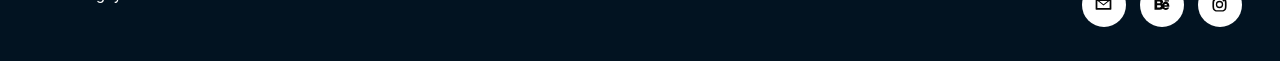
<file: collection-of-videos.html>
<!doctype html>
<html lang="en">
  <head>
    <meta charset="utf-8">
    <meta name="viewport" content="width=device-width, initial-scale=1, viewport-fit=cover">
    <meta name="theme-color" content="#021321">
    <meta name="description" content="Collection of videos done in After Effects by Beardedguy Studio.">
    <title>Collection of Videos - Beardedguy Studio</title>
    <link rel="icon" href="assets/logo.png">
    <link rel="preconnect" href="https://fonts.googleapis.com">
    <link rel="preconnect" href="https://fonts.gstatic.com" crossorigin>
    <link href="https://fonts.googleapis.com/css2?family=Roboto:wght@400;700;800;900&display=swap" rel="stylesheet">
    <link rel="stylesheet" href="styles.css">
    <link rel="stylesheet" href="responsive.css">
  </head>
  <body>
    <a class="skip-link" href="#main-content">Skip to content</a>
    <header class="site-header frame-header">
      <a class="brand" href="index.html"><img src="assets/header-icon.png" alt="Beardedguy Studio logo" width="69" height="69"></a>
      <nav id="main-navigation" class="main-nav" aria-label="Main navigation">
        <a class="active" aria-current="page" href="work.html">Work</a><a href="about.html">About</a><a href="contact.html">Contact</a>
      </nav>
      <div class="header-actions"><a class="pill-link" href="https://www.teepublic.com/en-gb/user/beardedguy" target="_blank" rel="noreferrer">Merch</a><a class="pill-link" href="http://www.n-vil.com/FolioBook.pdf" target="_blank" rel="noreferrer">Folio Book</a></div>
      <button class="menu-toggle" type="button" aria-label="Open menu" aria-expanded="false" aria-controls="main-navigation"><span></span><span></span><span></span></button>
    </header>
    <main id="main-content" tabindex="-1">
      <section class="page-hero">
        <div class="page-hero-inner">
          <h1 class="motion-title">Collection of Videos</h1>
          <p>Selected video pieces from the original Beardedguy Studio motion portfolio.</p>
        </div>
      </section>
      <nav class="work-nav" aria-label="Work categories"><a href="work.html">All work</a><a href="websites.html">Websites</a><a href="motion.html" aria-current="page">Motion</a><a href="branding.html">Branding / Logos</a><a href="apparel.html">Apparel</a></nav>

      <section class="page-section">
        <div class="video-grid">
          <article class="video-card"><iframe src="https://www-ccv.adobe.io/v1/player/ccv/PJ268-74edV/embed?bgcolor=%23191919&lazyLoading=true&api_key=BehancePro2View" title="Collection of Videos 01" allowfullscreen loading="lazy"></iframe></article>
          <article class="video-card"><iframe src="https://www-ccv.adobe.io/v1/player/ccv/HLZvkrTE2bF/embed?bgcolor=%23191919&lazyLoading=true&api_key=BehancePro2View" title="Collection of Videos 02" allowfullscreen loading="lazy"></iframe></article>
          <article class="video-card"><iframe src="https://www-ccv.adobe.io/v1/player/ccv/TnVMKWQqSK6/embed?bgcolor=%23191919&lazyLoading=true&api_key=BehancePro2View" title="Collection of Videos 03" allowfullscreen loading="lazy"></iframe></article>
          <article class="video-card"><iframe src="https://www-ccv.adobe.io/v1/player/ccv/5yo7DNsrZT_/embed?bgcolor=%23191919&lazyLoading=true&api_key=BehancePro2View" title="Collection of Videos 04" allowfullscreen loading="lazy"></iframe></article>
          <article class="video-card"><iframe src="https://www-ccv.adobe.io/v1/player/ccv/IeJmZv4_UKa/embed?bgcolor=%23191919&lazyLoading=true&api_key=BehancePro2View" title="Collection of Videos 05" allowfullscreen loading="lazy"></iframe></article>
          <article class="video-card"><iframe src="https://www-ccv.adobe.io/v1/player/ccv/MQrMh2QqH5y/embed?bgcolor=%23191919&lazyLoading=true&api_key=BehancePro2View" title="Collection of Videos 06" allowfullscreen loading="lazy"></iframe></article>
          <article class="video-card"><iframe src="https://www-ccv.adobe.io/v1/player/ccv/D9xMZxZFx4y/embed?bgcolor=%23191919&lazyLoading=true&api_key=BehancePro2View" title="Collection of Videos 07" allowfullscreen loading="lazy"></iframe></article>
          <article class="video-card"><iframe src="https://www-ccv.adobe.io/v1/player/ccv/QWqPPDDd8my/embed?bgcolor=%23191919&lazyLoading=true&api_key=BehancePro2View" title="Collection of Videos 08" allowfullscreen loading="lazy"></iframe></article>
          <article class="video-card"><iframe src="https://www-ccv.adobe.io/v1/player/ccv/Gm5gITtzItI/embed?bgcolor=%23191919&lazyLoading=true&api_key=BehancePro2View" title="Collection of Videos 09" allowfullscreen loading="lazy"></iframe></article>
          <article class="video-card"><iframe src="https://www-ccv.adobe.io/v1/player/ccv/29Gd9Ir9DM4/embed?bgcolor=%23191919&lazyLoading=true&api_key=BehancePro2View" title="Collection of Videos 10" allowfullscreen loading="lazy"></iframe></article>
          <article class="video-card"><iframe src="https://www-ccv.adobe.io/v1/player/ccv/HBs4_mM5etz/embed?bgcolor=%23191919&lazyLoading=true&api_key=BehancePro2View" title="Collection of Videos 11" allowfullscreen loading="lazy"></iframe></article>
          <article class="video-card"><iframe src="https://www-ccv.adobe.io/v1/player/ccv/SE4xsgYqjEd/embed?bgcolor=%23191919&lazyLoading=true&api_key=BehancePro2View" title="Collection of Videos 12" allowfullscreen loading="lazy"></iframe></article>
          <article class="video-card"><iframe src="https://www-ccv.adobe.io/v1/player/ccv/6ofpHSa5h8i/embed?bgcolor=%23191919&lazyLoading=true&api_key=BehancePro2View" title="Collection of Videos 13" allowfullscreen loading="lazy"></iframe></article>
          <article class="video-card"><iframe src="https://www-ccv.adobe.io/v1/player/ccv/UtGuqKbQ5iW/embed?bgcolor=%23191919&lazyLoading=true&api_key=BehancePro2View" title="Collection of Videos 14" allowfullscreen loading="lazy"></iframe></article>
          <article class="video-card"><iframe src="https://www-ccv.adobe.io/v1/player/ccv/-fCadWvIyP4/embed?bgcolor=%23191919&lazyLoading=true&api_key=BehancePro2View" title="Collection of Videos 15" allowfullscreen loading="lazy"></iframe></article>
          <article class="video-card"><iframe src="https://www-ccv.adobe.io/v1/player/ccv/PXJ6agm7sjK/embed?bgcolor=%23191919&lazyLoading=true&api_key=BehancePro2View" title="Collection of Videos 16" allowfullscreen loading="lazy"></iframe></article>
          <article class="video-card"><iframe src="https://www-ccv.adobe.io/v1/player/ccv/S5gWUZodoKD/embed?bgcolor=%23191919&lazyLoading=true&api_key=BehancePro2View" title="Collection of Videos 17" allowfullscreen loading="lazy"></iframe></article>
        </div>
      </section>

      <div class="video-modal" aria-hidden="true">
        <div class="video-modal__panel" role="dialog" aria-modal="true" aria-label="Video player">
          <button class="video-modal__close" type="button" aria-label="Close video">Close</button>
          <iframe class="video-modal__frame" title="Selected video" allow="autoplay; fullscreen; picture-in-picture" allowfullscreen></iframe>
        </div>
      </div>
    </main>
    <footer class="site-footer frame-footer"><div>Beardedguy Studio</div><div class="footer-links"><a href="contact.html" aria-label="Contact"><svg class="social-icon" aria-hidden="true"><use href="assets/social-icons.svg#mail"></use></svg></a><a href="https://www.behance.net/beardedguystudios" target="_blank" rel="noreferrer" aria-label="Behance"><svg class="social-icon" aria-hidden="true"><use href="assets/social-icons.svg#behance"></use></svg></a><a href="https://www.instagram.com/beardedguy_studio_designer" target="_blank" rel="noreferrer" aria-label="Instagram"><svg class="social-icon" aria-hidden="true"><use href="assets/social-icons.svg#instagram"></use></svg></a></div></footer>
    <script src="script.js"></script>
  </body>
</html>
</file>
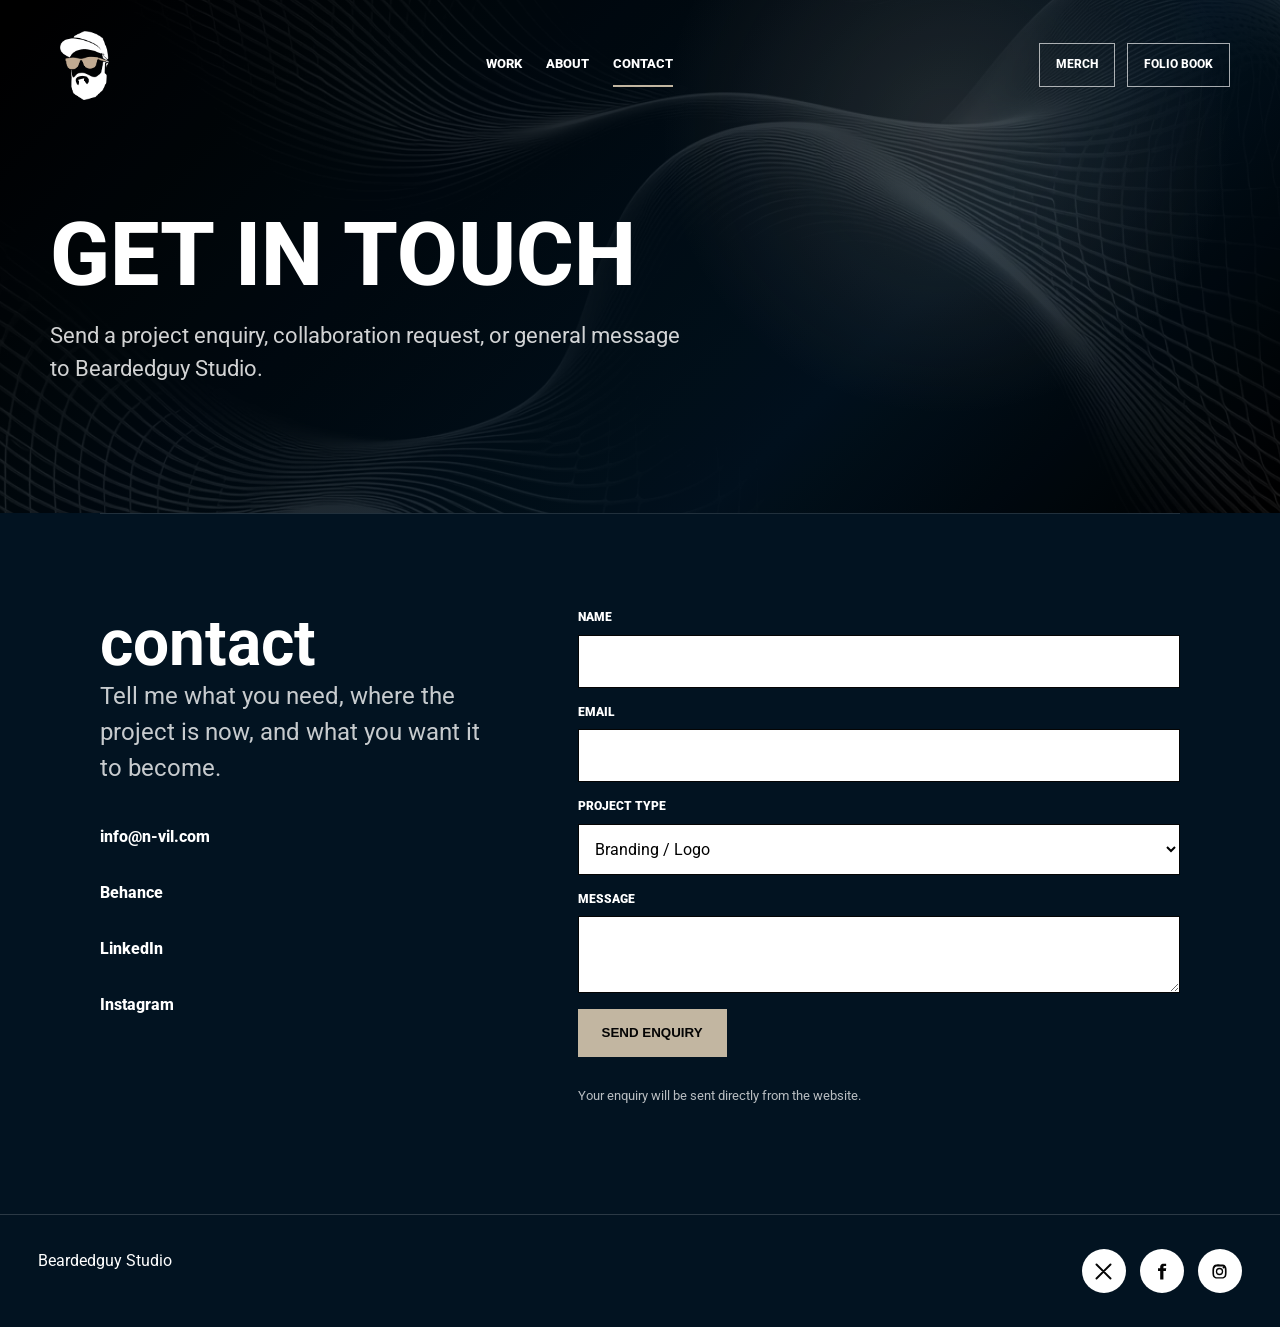
<file: contact.html>
<!doctype html>
<html lang="en">
  <head>
    <meta charset="utf-8">
    <meta name="viewport" content="width=device-width, initial-scale=1, viewport-fit=cover">
    <meta name="theme-color" content="#021321">
    <meta name="description" content="Contact Beardedguy Studio for commissioned work and projects.">
    <title>Contact - Beardedguy Studio</title>
    <link rel="icon" href="assets/logo.png">
    <link rel="preconnect" href="https://fonts.googleapis.com">
    <link rel="preconnect" href="https://fonts.gstatic.com" crossorigin>
    <link href="https://fonts.googleapis.com/css2?family=Roboto:wght@400;700;800;900&display=swap" rel="stylesheet">
    <link rel="stylesheet" href="styles.css">
    <link rel="stylesheet" href="responsive.css">
  </head>
  <body>
    <a class="skip-link" href="#main-content">Skip to content</a>
    <header class="site-header frame-header">
      <a class="brand" href="index.html"><img src="assets/header-icon.png" alt="Beardedguy Studio logo" width="69" height="69"></a>
      <nav id="main-navigation" class="main-nav" aria-label="Main navigation">
        <a href="work.html">Work</a><a href="about.html">About</a><a class="active" aria-current="page" href="contact.html">Contact</a>
      </nav>
      <div class="header-actions"><a class="pill-link" href="https://www.teepublic.com/en-gb/user/beardedguy" target="_blank" rel="noreferrer">Merch</a><a class="pill-link" href="http://www.n-vil.com/FolioBook.pdf" target="_blank" rel="noreferrer">Folio Book</a></div>
      <button class="menu-toggle" type="button" aria-label="Open menu" aria-expanded="false" aria-controls="main-navigation"><span></span><span></span><span></span></button>
    </header>
    <main id="main-content" tabindex="-1">
      <section class="page-hero">
        <div class="page-hero-inner">
          <h1>get in touch</h1>
          <p>Send a project enquiry, collaboration request, or general message to Beardedguy Studio.</p>
        </div>
      </section>

      <section class="page-section">
        <div class="contact-layout">
          <div>
            <h2>contact</h2>
            <p class="lead">Tell me what you need, where the project is now, and what you want it to become.</p>
            <div class="contact-list">
              <a href="mailto:info@n-vil.com">info@n-vil.com</a>
              <a href="https://www.behance.net/beardedguystudios" target="_blank" rel="noreferrer">Behance</a>
              <a href="https://mt.linkedin.com/in/ncassar" target="_blank" rel="noreferrer">LinkedIn</a>
              <a href="https://www.instagram.com/beardedguy_studio_designer" target="_blank" rel="noreferrer">Instagram</a>
            </div>
          </div>

          <form class="contact-form" action="https://www.n-vil.com/send-contact.php" method="post">
            <div class="field">
              <label for="name">Name</label>
              <input id="name" name="name" autocomplete="name" required>
            </div>
            <div class="field">
              <label for="email">Email</label>
              <input id="email" name="email" type="email" autocomplete="email" required>
            </div>
            <div class="field">
              <label for="project">Project type</label>
              <select id="project" name="project">
                <option>Branding / Logo</option>
                <option>Website / UI</option>
                <option>Motion / 3D</option>
                <option>Apparel / Merch</option>

                <option>Other</option>
              </select>
            </div>
            <div class="field">
              <label for="message">Message</label>
              <textarea id="message" name="message" required></textarea>
            </div>
            <button class="submit" type="submit">Send enquiry</button>
            <p class="form-note" aria-live="polite">Your enquiry will be sent directly from the website.</p>
          </form>
        </div>
      </section>
    </main>
    <footer class="site-footer frame-footer"><div>Beardedguy Studio</div><div class="footer-links"><a href="http://www.twitter.com/nevcas" target="_blank" rel="noreferrer" aria-label="X"><svg class="social-icon" aria-hidden="true"><use href="assets/social-icons.svg#x"></use></svg></a><a href="https://www.facebook.com/beardedguystudio" target="_blank" rel="noreferrer" aria-label="Facebook"><svg class="social-icon" aria-hidden="true"><use href="assets/social-icons.svg#facebook"></use></svg></a><a href="https://www.instagram.com/beardedguy_studio_designer" target="_blank" rel="noreferrer" aria-label="Instagram"><svg class="social-icon" aria-hidden="true"><use href="assets/social-icons.svg#instagram"></use></svg></a></div></footer>
    <script src="script.js"></script>
  </body>
</html>
</file>
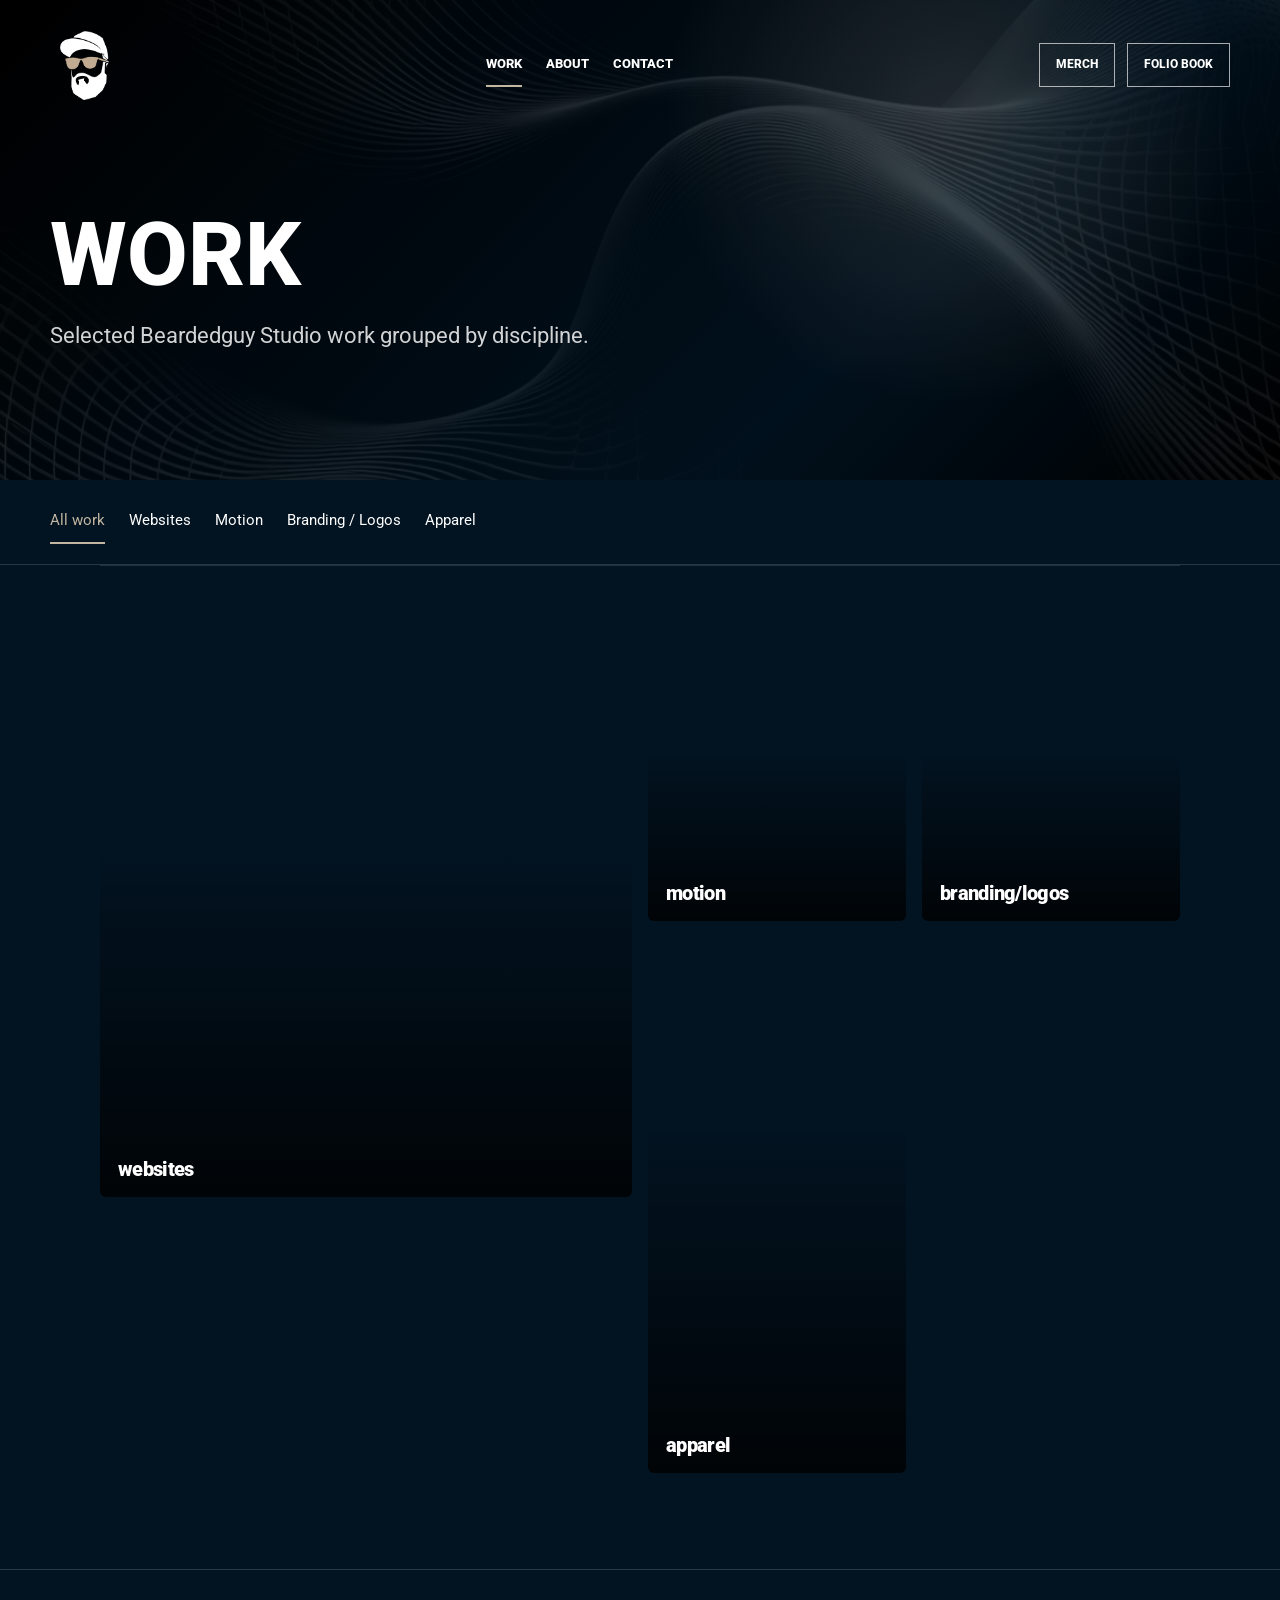
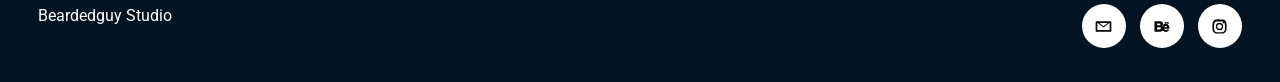
<file: itservices.html>
<!doctype html>
<html lang="en">
  <head>
    <meta charset="utf-8">
    <meta name="viewport" content="width=device-width, initial-scale=1">
    <meta name="robots" content="noindex, follow">
    <meta http-equiv="refresh" content="0; url=work.html">
    <title>Work - Beardedguy Studio</title>
    <script>window.location.replace('work.html');</script>
  </head>
  <body>
    <p><a href="work.html">View our work</a></p>
  </body>
</html>
</file>
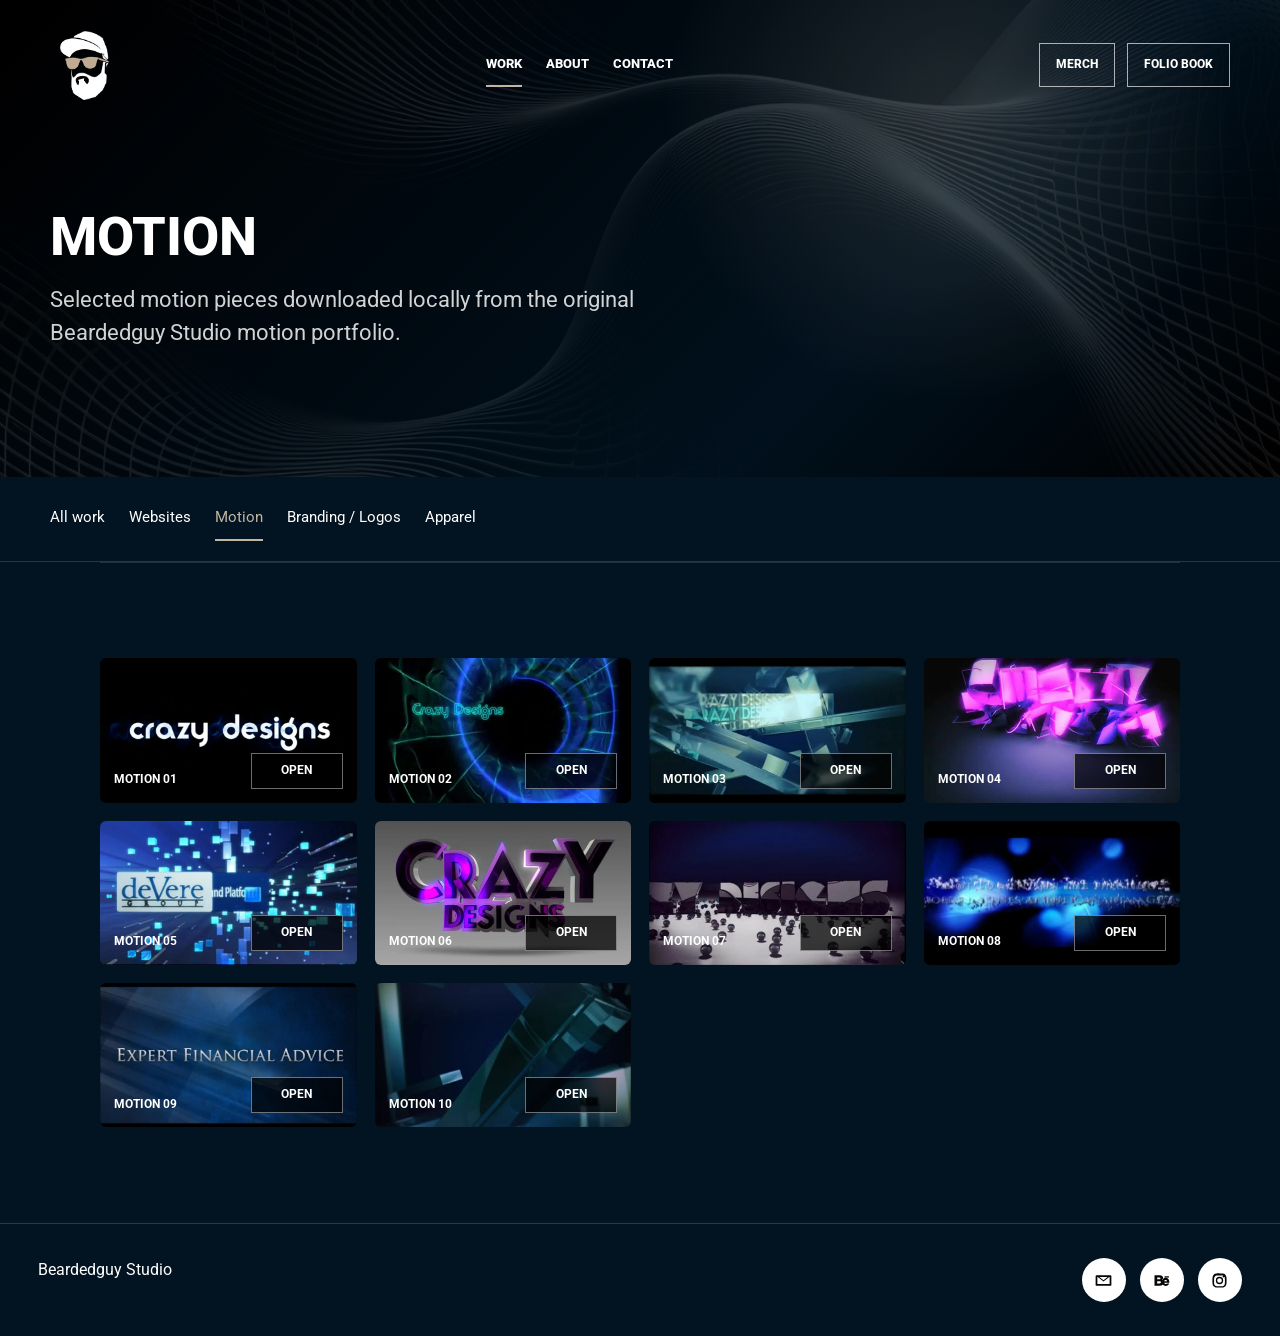
<file: motion-videos.html>
<!doctype html>
<html lang="en">
  <head>
    <meta charset="utf-8">
    <meta name="viewport" content="width=device-width, initial-scale=1, viewport-fit=cover">
    <meta name="theme-color" content="#021321">
    <meta name="description" content="Local motion video grid by Beardedguy Studio.">
    <title>Motion Videos - Beardedguy Studio</title>
    <link rel="icon" href="assets/logo.png">
    <link rel="preconnect" href="https://fonts.googleapis.com">
    <link rel="preconnect" href="https://fonts.gstatic.com" crossorigin>
    <link href="https://fonts.googleapis.com/css2?family=Roboto:wght@400;700;800;900&display=swap" rel="stylesheet">
    <link rel="stylesheet" href="styles.css">
    <link rel="stylesheet" href="responsive.css">
  </head>
  <body>
    <a class="skip-link" href="#main-content">Skip to content</a>
    <header class="site-header frame-header">
      <a class="brand" href="index.html"><img src="assets/header-icon.png" alt="Beardedguy Studio logo" width="69" height="69"></a>
      <nav id="main-navigation" class="main-nav" aria-label="Main navigation">
        <a class="active" aria-current="page" href="work.html">Work</a><a href="about.html">About</a><a href="contact.html">Contact</a>
      </nav>
      <div class="header-actions"><a class="pill-link" href="https://www.teepublic.com/en-gb/user/beardedguy" target="_blank" rel="noreferrer">Merch</a><a class="pill-link" href="http://www.n-vil.com/FolioBook.pdf" target="_blank" rel="noreferrer">Folio Book</a></div>
      <button class="menu-toggle" type="button" aria-label="Open menu" aria-expanded="false" aria-controls="main-navigation"><span></span><span></span><span></span></button>
    </header>
    <main id="main-content" tabindex="-1">
      <section class="page-hero">
        <div class="page-hero-inner">
          <h1 class="motion-title">Motion</h1>
          <p>Selected motion pieces downloaded locally from the original Beardedguy Studio motion portfolio.</p>
        </div>
      </section>
      <nav class="work-nav" aria-label="Work categories"><a href="work.html">All work</a><a href="websites.html">Websites</a><a href="motion.html" aria-current="page">Motion</a><a href="branding.html">Branding / Logos</a><a href="apparel.html">Apparel</a></nav>

      <section class="page-section">
        <div class="video-grid local-video-grid">
          <a class="video-card local-video-card" href="assets/motion/motion-videos/motion-01.mp4" data-video="assets/motion/motion-videos/motion-01.mp4" data-poster="assets/motion/motion-videos/motion-01.jpg" data-title="Motion 01"><img src="assets/optimized/motion-motion-videos-motion-01-768.webp" srcset="assets/optimized/motion-motion-videos-motion-01-480.webp 480w, assets/optimized/motion-motion-videos-motion-01-768.webp 768w" sizes="(max-width: 600px) calc(100vw - 40px), (max-width: 1100px) calc((100vw - 76px) / 2), 600px" alt="Motion 01" width="768" height="576" loading="lazy" decoding="async"><span>Motion 01</span></a>
          <a class="video-card local-video-card" href="assets/motion/motion-videos/motion-02.mp4" data-video="assets/motion/motion-videos/motion-02.mp4" data-poster="assets/motion/motion-videos/motion-02.jpg" data-title="Motion 02"><img src="assets/optimized/motion-motion-videos-motion-02-768.webp" srcset="assets/optimized/motion-motion-videos-motion-02-480.webp 480w, assets/optimized/motion-motion-videos-motion-02-768.webp 768w" sizes="(max-width: 600px) calc(100vw - 40px), (max-width: 1100px) calc((100vw - 76px) / 2), 600px" alt="Motion 02" width="768" height="576" loading="lazy" decoding="async"><span>Motion 02</span></a>
          <a class="video-card local-video-card" href="assets/motion/motion-videos/motion-03.mp4" data-video="assets/motion/motion-videos/motion-03.mp4" data-poster="assets/motion/motion-videos/motion-03.jpg" data-title="Motion 03"><img src="assets/optimized/motion-motion-videos-motion-03-862.webp" srcset="assets/optimized/motion-motion-videos-motion-03-480.webp 480w, assets/optimized/motion-motion-videos-motion-03-862.webp 862w" sizes="(max-width: 600px) calc(100vw - 40px), (max-width: 1100px) calc((100vw - 76px) / 2), 600px" alt="Motion 03" width="862" height="576" loading="lazy" decoding="async"><span>Motion 03</span></a>
          <a class="video-card local-video-card" href="assets/motion/motion-videos/motion-04.mp4" data-video="assets/motion/motion-videos/motion-04.mp4" data-poster="assets/motion/motion-videos/motion-04.jpg" data-title="Motion 04"><img src="assets/optimized/motion-motion-videos-motion-04-1024.webp" srcset="assets/optimized/motion-motion-videos-motion-04-480.webp 480w, assets/optimized/motion-motion-videos-motion-04-960.webp 960w, assets/optimized/motion-motion-videos-motion-04-1024.webp 1024w" sizes="(max-width: 600px) calc(100vw - 40px), (max-width: 1100px) calc((100vw - 76px) / 2), 600px" alt="Motion 04" width="1024" height="576" loading="lazy" decoding="async"><span>Motion 04</span></a>
          <a class="video-card local-video-card" href="assets/motion/motion-videos/motion-05.mp4" data-video="assets/motion/motion-videos/motion-05.mp4" data-poster="assets/motion/motion-videos/motion-05.jpg" data-title="Motion 05"><img src="assets/optimized/motion-motion-videos-motion-05-862.webp" srcset="assets/optimized/motion-motion-videos-motion-05-480.webp 480w, assets/optimized/motion-motion-videos-motion-05-862.webp 862w" sizes="(max-width: 600px) calc(100vw - 40px), (max-width: 1100px) calc((100vw - 76px) / 2), 600px" alt="Motion 05" width="862" height="576" loading="lazy" decoding="async"><span>Motion 05</span></a>
          <a class="video-card local-video-card" href="assets/motion/motion-videos/motion-06.mp4" data-video="assets/motion/motion-videos/motion-06.mp4" data-poster="assets/motion/motion-videos/motion-06.jpg" data-title="Motion 06"><img src="assets/optimized/motion-motion-videos-motion-06-1024.webp" srcset="assets/optimized/motion-motion-videos-motion-06-480.webp 480w, assets/optimized/motion-motion-videos-motion-06-960.webp 960w, assets/optimized/motion-motion-videos-motion-06-1024.webp 1024w" sizes="(max-width: 600px) calc(100vw - 40px), (max-width: 1100px) calc((100vw - 76px) / 2), 600px" alt="Motion 06" width="1024" height="576" loading="lazy" decoding="async"><span>Motion 06</span></a>
          <a class="video-card local-video-card" href="assets/motion/motion-videos/motion-07.mp4" data-video="assets/motion/motion-videos/motion-07.mp4" data-poster="assets/motion/motion-videos/motion-07.jpg" data-title="Motion 07"><img src="assets/optimized/motion-motion-videos-motion-07-1024.webp" srcset="assets/optimized/motion-motion-videos-motion-07-480.webp 480w, assets/optimized/motion-motion-videos-motion-07-960.webp 960w, assets/optimized/motion-motion-videos-motion-07-1024.webp 1024w" sizes="(max-width: 600px) calc(100vw - 40px), (max-width: 1100px) calc((100vw - 76px) / 2), 600px" alt="Motion 07" width="1024" height="564" loading="lazy" decoding="async"><span>Motion 07</span></a>
          <a class="video-card local-video-card" href="assets/motion/motion-videos/motion-08.mp4" data-video="assets/motion/motion-videos/motion-08.mp4" data-poster="assets/motion/motion-videos/motion-08.jpg" data-title="Motion 08"><img src="assets/optimized/motion-motion-videos-motion-08-784.webp" srcset="assets/optimized/motion-motion-videos-motion-08-480.webp 480w, assets/optimized/motion-motion-videos-motion-08-784.webp 784w" sizes="(max-width: 600px) calc(100vw - 40px), (max-width: 1100px) calc((100vw - 76px) / 2), 600px" alt="Motion 08" width="784" height="576" loading="lazy" decoding="async"><span>Motion 08</span></a>
          <a class="video-card local-video-card" href="assets/motion/motion-videos/motion-09.mp4" data-video="assets/motion/motion-videos/motion-09.mp4" data-poster="assets/motion/motion-videos/motion-09.jpg" data-title="Motion 09"><img src="assets/optimized/motion-motion-videos-motion-09-784.webp" srcset="assets/optimized/motion-motion-videos-motion-09-480.webp 480w, assets/optimized/motion-motion-videos-motion-09-784.webp 784w" sizes="(max-width: 600px) calc(100vw - 40px), (max-width: 1100px) calc((100vw - 76px) / 2), 600px" alt="Motion 09" width="784" height="576" loading="lazy" decoding="async"><span>Motion 09</span></a>
          <a class="video-card local-video-card" href="assets/motion/motion-videos/motion-10.mp4" data-video="assets/motion/motion-videos/motion-10.mp4" data-poster="assets/motion/motion-videos/motion-10.jpg" data-title="Motion 10"><img src="assets/optimized/motion-motion-videos-motion-10-784.webp" srcset="assets/optimized/motion-motion-videos-motion-10-480.webp 480w, assets/optimized/motion-motion-videos-motion-10-784.webp 784w" sizes="(max-width: 600px) calc(100vw - 40px), (max-width: 1100px) calc((100vw - 76px) / 2), 600px" alt="Motion 10" width="784" height="576" loading="lazy" decoding="async"><span>Motion 10</span></a>
        </div>
      </section>

      <div class="video-modal local-video-modal" aria-hidden="true">
        <div class="video-modal__panel local-video-modal__panel" role="dialog" aria-modal="true" aria-label="Video player">
          <button class="video-modal__close" type="button" aria-label="Close video">Close</button>
          <p class="video-modal__status" aria-live="polite"></p><video class="video-modal__video" controls playsinline muted autoplay></video>
        </div>
      </div>    </main>
    <footer class="site-footer frame-footer"><div>Beardedguy Studio</div><div class="footer-links"><a href="contact.html" aria-label="Contact"><svg class="social-icon" aria-hidden="true"><use href="assets/social-icons.svg#mail"></use></svg></a><a href="https://www.behance.net/beardedguystudios" target="_blank" rel="noreferrer" aria-label="Behance"><svg class="social-icon" aria-hidden="true"><use href="assets/social-icons.svg#behance"></use></svg></a><a href="https://www.instagram.com/beardedguy_studio_designer" target="_blank" rel="noreferrer" aria-label="Instagram"><svg class="social-icon" aria-hidden="true"><use href="assets/social-icons.svg#instagram"></use></svg></a></div></footer>
    <script src="script.js?v=motion-video-size-1"></script>
  </body>
</html>
</file>
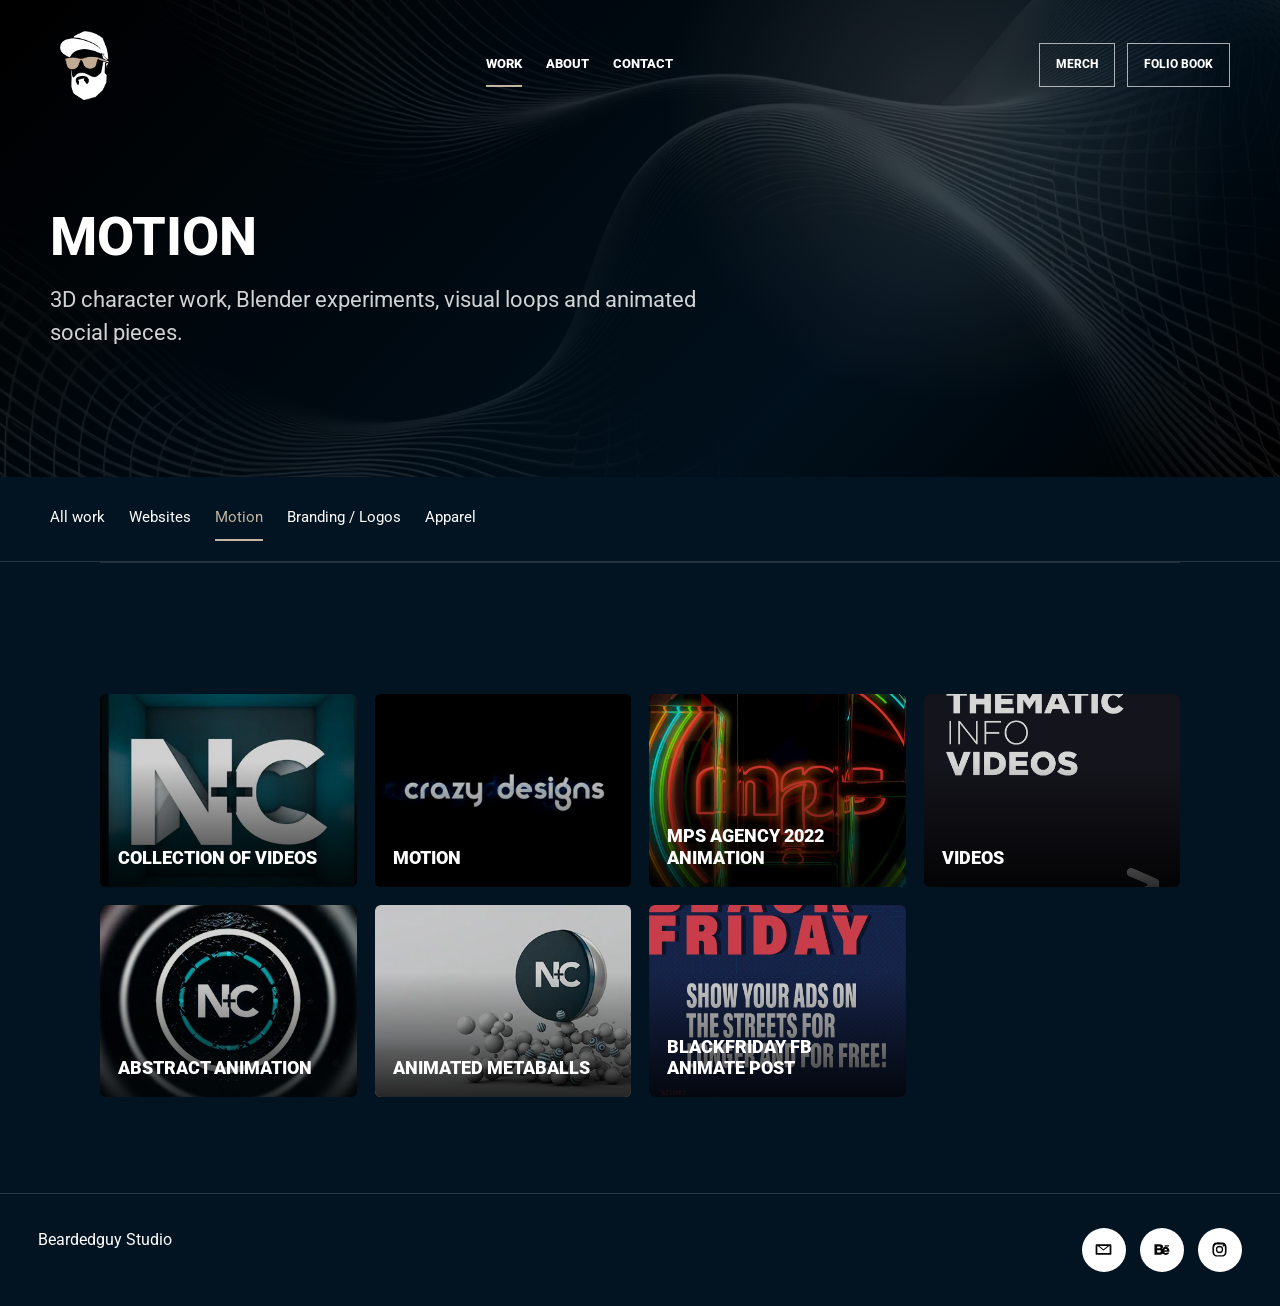
<file: motion.html>
<!doctype html>
<html lang="en">
  <head>
    <meta charset="utf-8">
    <meta name="viewport" content="width=device-width, initial-scale=1, viewport-fit=cover">
    <meta name="theme-color" content="#021321">
    <title>Motion - Beardedguy Studio</title>
    <link rel="icon" href="assets/logo.png">
    <link rel="preconnect" href="https://fonts.googleapis.com">
    <link rel="preconnect" href="https://fonts.gstatic.com" crossorigin>
    <link href="https://fonts.googleapis.com/css2?family=Roboto:wght@400;700;800;900&display=swap" rel="stylesheet">
    <link rel="stylesheet" href="styles.css">
    <link rel="stylesheet" href="responsive.css">
  </head>
  <body>
    <a class="skip-link" href="#main-content">Skip to content</a>
    <header class="site-header frame-header">
      <a class="brand" href="index.html"><img src="assets/header-icon.png" alt="Beardedguy Studio logo" width="69" height="69"></a>
      <nav id="main-navigation" class="main-nav" aria-label="Main navigation">
        <a class="active" aria-current="page" href="work.html">Work</a><a href="about.html">About</a><a href="contact.html">Contact</a>
      </nav>
      <div class="header-actions"><a class="pill-link" href="https://www.teepublic.com/en-gb/user/beardedguy" target="_blank" rel="noreferrer">Merch</a><a class="pill-link" href="http://www.n-vil.com/FolioBook.pdf" target="_blank" rel="noreferrer">Folio Book</a></div>
      <button class="menu-toggle" type="button" aria-label="Open menu" aria-expanded="false" aria-controls="main-navigation"><span></span><span></span><span></span></button>
    </header>
    <main id="main-content" tabindex="-1">
      <section class="page-hero">
        <div class="page-hero-inner">
          <h1 class="motion-title">motion</h1>
          <p>3D character work, Blender experiments, visual loops and animated social pieces.</p>
        </div>
      </section>
      <nav class="work-nav" aria-label="Work categories"><a href="work.html">All work</a><a href="websites.html">Websites</a><a href="motion.html" aria-current="page">Motion</a><a href="branding.html">Branding / Logos</a><a href="apparel.html">Apparel</a></nav>
      <section class="page-section">
        <div class="work-grid motion-grid">
          <a class="work-card" href="collection-of-videos.html"><img src="assets/optimized/motion-collection-of-videos-404.webp" srcset="assets/optimized/motion-collection-of-videos-404.webp 404w" sizes="(max-width: 600px) calc(100vw - 40px), (max-width: 1100px) calc((100vw - 76px) / 2), 600px" alt="Collection of Videos" width="404" height="316" loading="lazy" decoding="async"><span>Collection of Videos</span></a>
          <a class="work-card" href="motion-videos.html"><img src="assets/optimized/motion-motion-videos-motion-07-1024.webp" srcset="assets/optimized/motion-motion-202.webp 202w, assets/optimized/motion-motion-videos-motion-01-480.webp 480w, assets/optimized/motion-motion-videos-motion-02-480.webp 480w, assets/optimized/motion-motion-videos-motion-03-480.webp 480w, assets/optimized/motion-motion-videos-motion-04-480.webp 480w, assets/optimized/motion-motion-videos-motion-05-480.webp 480w, assets/optimized/motion-motion-videos-motion-06-480.webp 480w, assets/optimized/motion-motion-videos-motion-07-480.webp 480w, assets/optimized/motion-motion-videos-motion-08-480.webp 480w, assets/optimized/motion-motion-videos-motion-09-480.webp 480w, assets/optimized/motion-motion-videos-motion-10-480.webp 480w, assets/optimized/motion-motion-videos-motion-01-768.webp 768w, assets/optimized/motion-motion-videos-motion-02-768.webp 768w, assets/optimized/motion-motion-videos-motion-08-784.webp 784w, assets/optimized/motion-motion-videos-motion-09-784.webp 784w, assets/optimized/motion-motion-videos-motion-10-784.webp 784w, assets/optimized/motion-motion-videos-motion-03-862.webp 862w, assets/optimized/motion-motion-videos-motion-05-862.webp 862w, assets/optimized/motion-motion-videos-motion-04-960.webp 960w, assets/optimized/motion-motion-videos-motion-06-960.webp 960w, assets/optimized/motion-motion-videos-motion-07-960.webp 960w, assets/optimized/motion-motion-videos-motion-04-1024.webp 1024w, assets/optimized/motion-motion-videos-motion-06-1024.webp 1024w, assets/optimized/motion-motion-videos-motion-07-1024.webp 1024w" sizes="(max-width: 600px) calc(100vw - 40px), (max-width: 1100px) calc((100vw - 76px) / 2), 600px" alt="Motion" width="202" height="158" loading="lazy" decoding="async"><span>Motion</span></a>
          <a class="work-card" href="https://beardedguy.myportfolio.com/mps-agency-2022-animation" target="_blank" rel="noreferrer"><img src="assets/optimized/motion-mps-agency-2022-animation-995.webp" srcset="assets/optimized/motion-mps-agency-2022-animation-480.webp 480w, assets/optimized/motion-mps-agency-2022-animation-960.webp 960w, assets/optimized/motion-mps-agency-2022-animation-995.webp 995w" sizes="(max-width: 600px) calc(100vw - 40px), (max-width: 1100px) calc((100vw - 76px) / 2), 600px" alt="MPS Agency 2022 Animation" width="995" height="779" loading="lazy" decoding="async"><span>MPS Agency 2022 Animation</span></a>
          <a class="work-card" href="https://beardedguy.myportfolio.com/videos" target="_blank" rel="noreferrer"><img src="assets/optimized/motion-videos-1200.webp" srcset="assets/optimized/motion-videos-480.webp 480w, assets/optimized/motion-videos-960.webp 960w, assets/optimized/motion-videos-1200.webp 1200w" sizes="(max-width: 600px) calc(100vw - 40px), (max-width: 1100px) calc((100vw - 76px) / 2), 600px" alt="Videos" width="2560" height="2002" loading="lazy" decoding="async"><span>Videos</span></a>
          <a class="work-card" href="https://beardedguy.myportfolio.com/abstract-animation" target="_blank" rel="noreferrer"><img src="assets/optimized/motion-abstract-animation-404.webp" srcset="assets/optimized/motion-abstract-animation-404.webp 404w" sizes="(max-width: 600px) calc(100vw - 40px), (max-width: 1100px) calc((100vw - 76px) / 2), 600px" alt="Abstract Animation" width="404" height="316" loading="lazy" decoding="async"><span>Abstract Animation</span></a>
          <a class="work-card" href="https://beardedguy.myportfolio.com/animated-metaballs" target="_blank" rel="noreferrer"><img src="assets/optimized/motion-animated-metaballs-404.webp" srcset="assets/optimized/motion-animated-metaballs-404.webp 404w" sizes="(max-width: 600px) calc(100vw - 40px), (max-width: 1100px) calc((100vw - 76px) / 2), 600px" alt="Animated Metaballs" width="404" height="316" loading="lazy" decoding="async"><span>Animated Metaballs</span></a>
          <a class="work-card" href="https://beardedguy.myportfolio.com/blackfriday-fb-animate-post" target="_blank" rel="noreferrer"><img src="assets/optimized/motion-blackfriday-fb-animate-post-1200.webp" srcset="assets/optimized/motion-blackfriday-fb-animate-post-480.webp 480w, assets/optimized/motion-blackfriday-fb-animate-post-960.webp 960w, assets/optimized/motion-blackfriday-fb-animate-post-1200.webp 1200w" sizes="(max-width: 600px) calc(100vw - 40px), (max-width: 1100px) calc((100vw - 76px) / 2), 600px" alt="Blackfriday FB Animate Post" width="2500" height="1955" loading="lazy" decoding="async"><span>Blackfriday FB Animate Post</span></a>
        </div>
      </section>
    </main>
    <footer class="site-footer frame-footer"><div>Beardedguy Studio</div><div class="footer-links"><a href="contact.html" aria-label="Contact"><svg class="social-icon" aria-hidden="true"><use href="assets/social-icons.svg#mail"></use></svg></a><a href="https://www.behance.net/beardedguystudios" target="_blank" rel="noreferrer" aria-label="Behance"><svg class="social-icon" aria-hidden="true"><use href="assets/social-icons.svg#behance"></use></svg></a><a href="https://www.instagram.com/beardedguy_studio_designer" target="_blank" rel="noreferrer" aria-label="Instagram"><svg class="social-icon" aria-hidden="true"><use href="assets/social-icons.svg#instagram"></use></svg></a></div></footer>
    <script src="script.js"></script>
  </body>
</html>
</file>
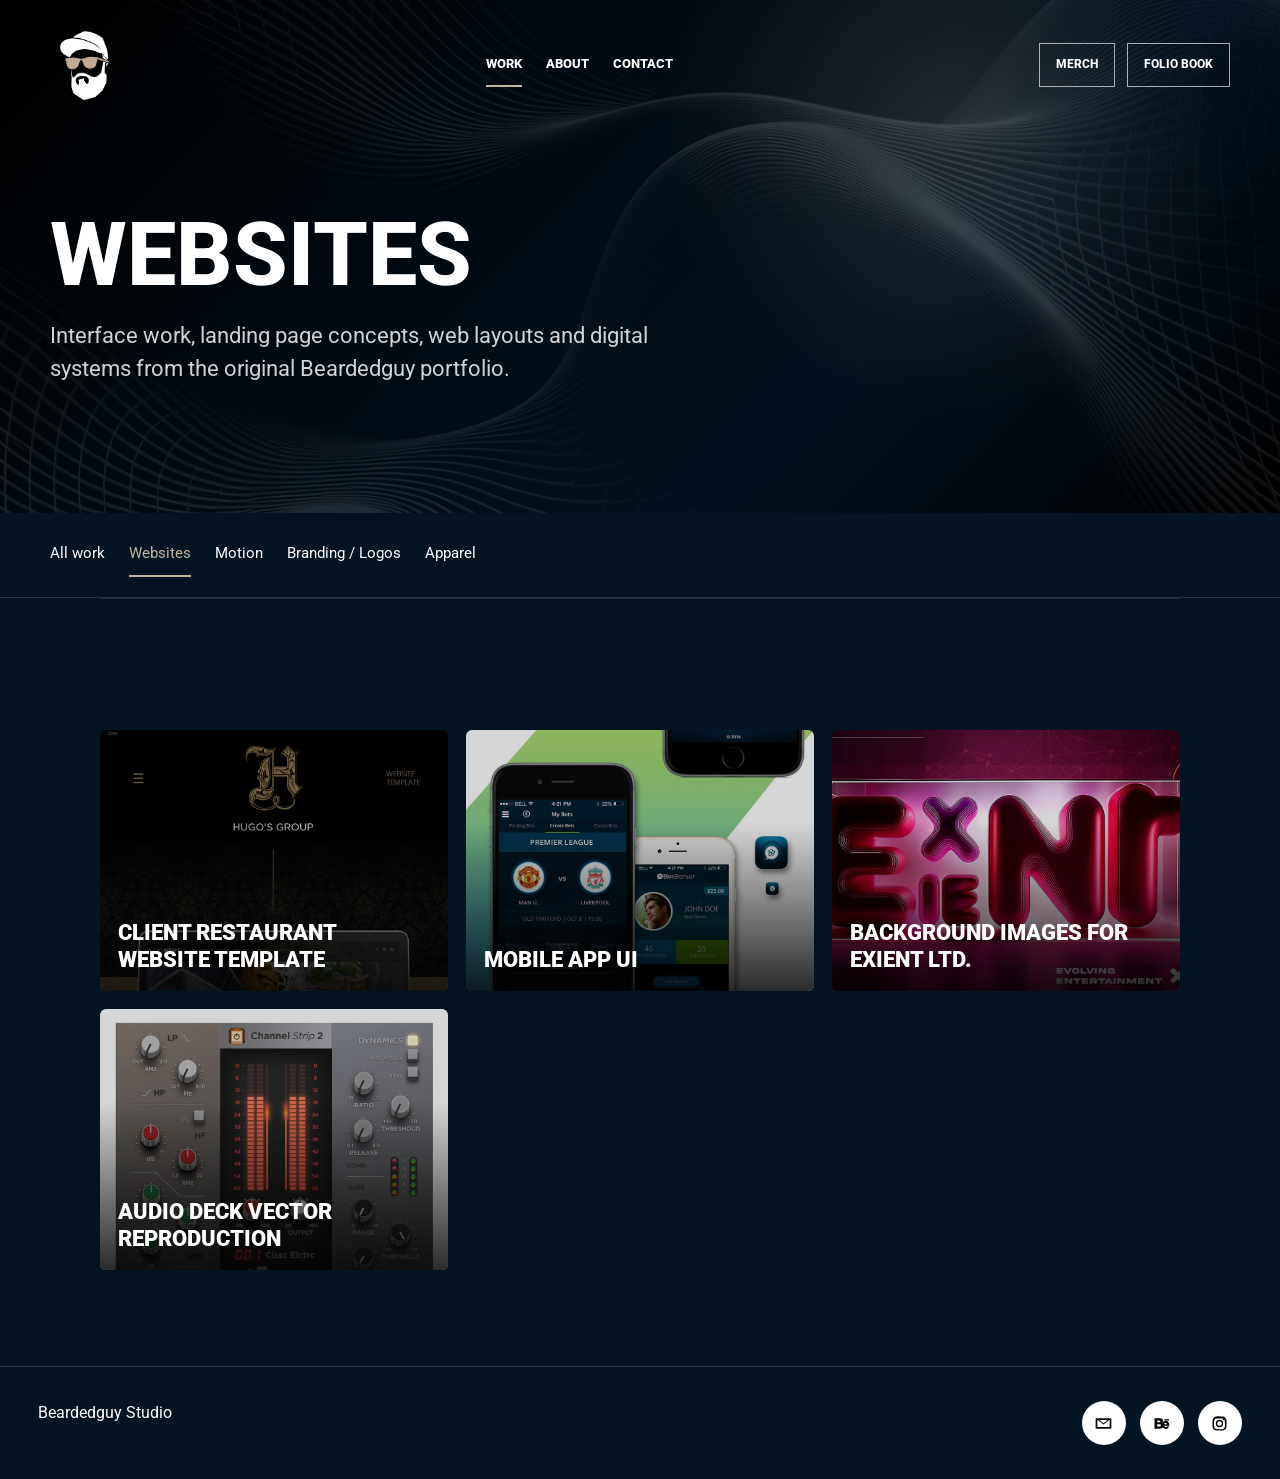
<file: websites.html>
<!doctype html>
<html lang="en">
  <head>
    <meta charset="utf-8">
    <meta name="viewport" content="width=device-width, initial-scale=1, viewport-fit=cover">
    <meta name="theme-color" content="#021321">
    <title>Websites - Beardedguy Studio</title>
    <link rel="icon" href="assets/logo.png">
    <link rel="preconnect" href="https://fonts.googleapis.com">
    <link rel="preconnect" href="https://fonts.gstatic.com" crossorigin>
    <link href="https://fonts.googleapis.com/css2?family=Roboto:wght@400;700;800;900&display=swap" rel="stylesheet">
    <link rel="stylesheet" href="styles.css">
    <link rel="stylesheet" href="responsive.css">
  </head>
  <body>
    <a class="skip-link" href="#main-content">Skip to content</a>
    <header class="site-header frame-header">
      <a class="brand" href="index.html"><img src="assets/header-icon.png" alt="Beardedguy Studio logo" width="69" height="69"></a>
      <nav id="main-navigation" class="main-nav" aria-label="Main navigation">
        <a class="active" aria-current="page" href="work.html">Work</a><a href="about.html">About</a><a href="contact.html">Contact</a>
      </nav>
      <div class="header-actions"><a class="pill-link" href="https://www.teepublic.com/en-gb/user/beardedguy" target="_blank" rel="noreferrer">Merch</a><a class="pill-link" href="http://www.n-vil.com/FolioBook.pdf" target="_blank" rel="noreferrer">Folio Book</a></div>
      <button class="menu-toggle" type="button" aria-label="Open menu" aria-expanded="false" aria-controls="main-navigation"><span></span><span></span><span></span></button>
    </header>
    <main id="main-content" tabindex="-1">
      <section class="page-hero">
        <div class="page-hero-inner">
          <h1>websites</h1>
          <p>Interface work, landing page concepts, web layouts and digital systems from the original Beardedguy portfolio.</p>
        </div>
      </section>
      <nav class="work-nav" aria-label="Work categories"><a href="work.html">All work</a><a href="websites.html" aria-current="page">Websites</a><a href="motion.html">Motion</a><a href="branding.html">Branding / Logos</a><a href="apparel.html">Apparel</a></nav>
      <section class="page-section">
        <div class="work-grid">
          <a class="work-card" href="https://beardedguy.myportfolio.com/clients-restaurants-website-template" target="_blank" rel="noreferrer"><img src="assets/optimized/work-restaurant-1200.webp" srcset="assets/optimized/work-restaurant-480.webp 480w, assets/optimized/work-restaurant-960.webp 960w, assets/optimized/work-restaurant-1200.webp 1200w" sizes="(max-width: 600px) calc(100vw - 40px), (max-width: 1100px) calc((100vw - 76px) / 2), 600px" alt="Client restaurant website template" width="1400" height="1094" loading="lazy" decoding="async"><span>Client Restaurant Website Template</span></a>
          <a class="work-card" href="https://beardedguy.myportfolio.com/mobile-app-ui" target="_blank" rel="noreferrer"><img src="assets/optimized/work-mobile-1200.webp" srcset="assets/optimized/work-mobile-480.webp 480w, assets/optimized/work-mobile-960.webp 960w, assets/optimized/work-mobile-1200.webp 1200w" sizes="(max-width: 600px) calc(100vw - 40px), (max-width: 1100px) calc((100vw - 76px) / 2), 600px" alt="Mobile App UI" width="1624" height="1269" loading="lazy" decoding="async"><span>Mobile App UI</span></a>
          <a class="work-card" href="https://beardedguy.myportfolio.com/background-images-for-exient-ltd" target="_blank" rel="noreferrer"><img src="assets/optimized/work-exient-1200.webp" srcset="assets/optimized/work-exient-480.webp 480w, assets/optimized/work-exient-960.webp 960w, assets/optimized/work-exient-1200.webp 1200w" sizes="(max-width: 600px) calc(100vw - 40px), (max-width: 1100px) calc((100vw - 76px) / 2), 600px" alt="Background images for Exient Ltd" width="1380" height="1080" loading="lazy" decoding="async"><span>Background Images for Exient Ltd.</span></a>
          <a class="work-card" href="https://beardedguy.myportfolio.com/audio-deck-vector-reproduction" target="_blank" rel="noreferrer"><img src="assets/optimized/work-audio-1200.webp" srcset="assets/optimized/work-audio-480.webp 480w, assets/optimized/work-audio-960.webp 960w, assets/optimized/work-audio-1200.webp 1200w" sizes="(max-width: 600px) calc(100vw - 40px), (max-width: 1100px) calc((100vw - 76px) / 2), 600px" alt="Audio Deck Vector Reproduction" width="1920" height="1501" loading="lazy" decoding="async"><span>Audio Deck Vector Reproduction</span></a>
        </div>
      </section>
    </main>
    <footer class="site-footer frame-footer"><div>Beardedguy Studio</div><div class="footer-links"><a href="contact.html" aria-label="Contact"><svg class="social-icon" aria-hidden="true"><use href="assets/social-icons.svg#mail"></use></svg></a><a href="https://www.behance.net/beardedguystudios" target="_blank" rel="noreferrer" aria-label="Behance"><svg class="social-icon" aria-hidden="true"><use href="assets/social-icons.svg#behance"></use></svg></a><a href="https://www.instagram.com/beardedguy_studio_designer" target="_blank" rel="noreferrer" aria-label="Instagram"><svg class="social-icon" aria-hidden="true"><use href="assets/social-icons.svg#instagram"></use></svg></a></div></footer>
    <script src="script.js"></script>
  </body>
</html>
</file>
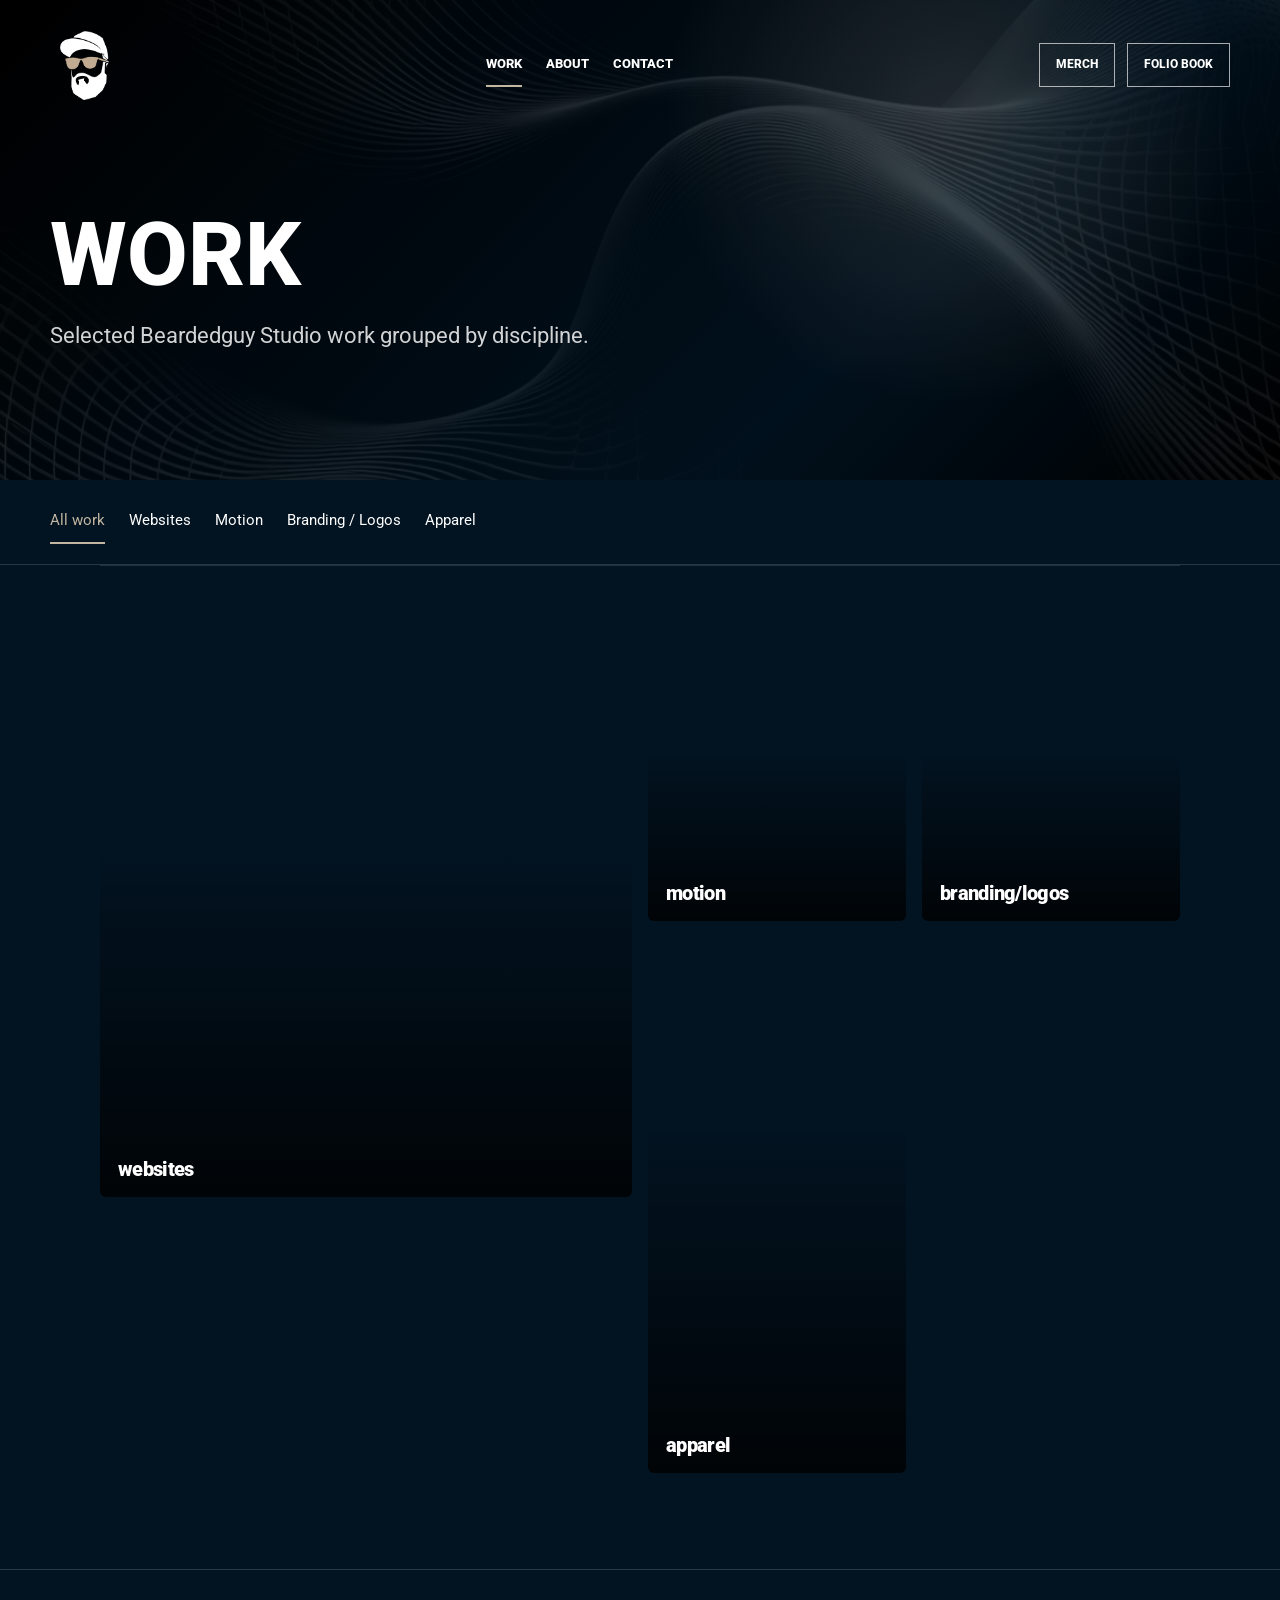
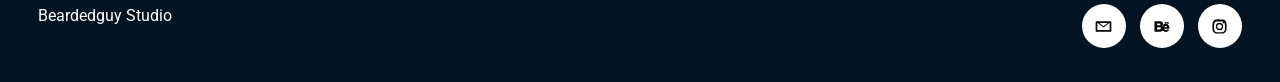
<file: work.html>
<!doctype html>
<html lang="en">
  <head>
    <meta charset="utf-8">
    <meta name="viewport" content="width=device-width, initial-scale=1, viewport-fit=cover">
    <meta name="theme-color" content="#021321">
    <meta name="description" content="Work categories for Beardedguy Studio: websites, motion, branding and apparel.">
    <title>Work - Beardedguy Studio</title>
    <link rel="icon" href="assets/logo.png">
    <link rel="preconnect" href="https://fonts.googleapis.com">
    <link rel="preconnect" href="https://fonts.gstatic.com" crossorigin>
    <link href="https://fonts.googleapis.com/css2?family=Roboto:wght@400;700;800;900&display=swap" rel="stylesheet">
    <link rel="stylesheet" href="styles.css">
    <link rel="stylesheet" href="responsive.css">
  </head>
  <body>
    <a class="skip-link" href="#main-content">Skip to content</a>
    <header class="site-header frame-header">
      <a class="brand" href="index.html"><img src="assets/header-icon.png" alt="Beardedguy Studio logo" width="69" height="69"></a>
      <nav id="main-navigation" class="main-nav" aria-label="Main navigation">
        <a class="active" aria-current="page" href="work.html">Work</a><a href="about.html">About</a><a href="contact.html">Contact</a>
      </nav>
      <div class="header-actions"><a class="pill-link" href="https://www.teepublic.com/en-gb/user/beardedguy" target="_blank" rel="noreferrer">Merch</a><a class="pill-link" href="http://www.n-vil.com/FolioBook.pdf" target="_blank" rel="noreferrer">Folio Book</a></div>
      <button class="menu-toggle" type="button" aria-label="Open menu" aria-expanded="false" aria-controls="main-navigation"><span></span><span></span><span></span></button>
    </header>
    <main id="main-content" tabindex="-1">
      <section class="page-hero">
        <div class="page-hero-inner">
          <h1>Work</h1>
          <p>Selected Beardedguy Studio work grouped by discipline.</p>
        </div>
      </section>
      <nav class="work-nav" aria-label="Work categories"><a href="work.html" aria-current="page">All work</a><a href="websites.html">Websites</a><a href="motion.html">Motion</a><a href="branding.html">Branding / Logos</a><a href="apparel.html">Apparel</a></nav>

      <section class="page-section work-categories-page">
        <div class="work-grid frame-work-grid work-category-grid">
          <a class="work-card is-large" href="websites.html"><img src="assets/optimized/work-mobile-1200.webp" srcset="assets/optimized/work-mobile-480.webp 480w, assets/optimized/work-mobile-960.webp 960w, assets/optimized/work-mobile-1200.webp 1200w" sizes="(max-width: 600px) calc(100vw - 40px), (max-width: 1100px) calc((100vw - 76px) / 2), 600px" alt="Websites" width="1624" height="1269" loading="lazy" decoding="async"><span>Websites</span></a>
          <a class="work-card" href="motion.html"><img src="assets/optimized/work-promo-1200.webp" srcset="assets/optimized/work-promo-480.webp 480w, assets/optimized/work-promo-960.webp 960w, assets/optimized/work-promo-1200.webp 1200w" sizes="(max-width: 600px) calc(100vw - 40px), (max-width: 1100px) calc((100vw - 76px) / 2), 600px" alt="Motion" width="1920" height="1501" loading="lazy" decoding="async"><span>Motion</span></a>
          <a class="work-card" href="branding.html"><img src="assets/optimized/work-exient-1200.webp" srcset="assets/optimized/work-exient-480.webp 480w, assets/optimized/work-exient-960.webp 960w, assets/optimized/work-exient-1200.webp 1200w" sizes="(max-width: 600px) calc(100vw - 40px), (max-width: 1100px) calc((100vw - 76px) / 2), 600px" alt="Branding and logos" width="1380" height="1080" loading="lazy" decoding="async"><span>Branding/Logos</span></a>
          <a class="work-card is-tall" href="apparel.html"><img src="assets/optimized/hero-hoodie-1400.webp" srcset="assets/optimized/hero-hoodie-480.webp 480w, assets/optimized/hero-hoodie-960.webp 960w, assets/optimized/hero-hoodie-1400.webp 1400w" sizes="(max-width: 600px) calc(100vw - 40px), (max-width: 1100px) calc((100vw - 76px) / 2), 600px" alt="Apparel" width="6500" height="6500" loading="lazy" decoding="async"><span>Apparel</span></a>
        </div>
      </section>
    </main>
    <footer class="site-footer frame-footer"><div>Beardedguy Studio</div><div class="footer-links"><a href="contact.html" aria-label="Contact"><svg class="social-icon" aria-hidden="true"><use href="assets/social-icons.svg#mail"></use></svg></a><a href="https://www.behance.net/beardedguystudios" target="_blank" rel="noreferrer" aria-label="Behance"><svg class="social-icon" aria-hidden="true"><use href="assets/social-icons.svg#behance"></use></svg></a><a href="https://www.instagram.com/beardedguy_studio_designer" target="_blank" rel="noreferrer" aria-label="Instagram"><svg class="social-icon" aria-hidden="true"><use href="assets/social-icons.svg#instagram"></use></svg></a></div></footer>
    <script src="script.js"></script>
  </body>
</html>
</file>
<file: styles.css>
:root {
  --ink: #050505;
  --paper: #ffffff;
  --soft: #f3f3f3;
  --muted: #737373;
  --cyan: #c2b6a1;
  --line: #d9d9d9;
  --max: 1180px;
}

* {
  box-sizing: border-box;
}

html {
  scroll-behavior: smooth;
}

body {
  margin: 0;
  color: var(--ink);
  background: var(--paper);
  font-family: "Roboto", Arial, Helvetica, sans-serif;
  line-height: 1.45;
}

a {
  color: inherit;
  text-decoration: none;
}

img {
  display: block;
  max-width: 100%;
}

.site-header {
  position: sticky;
  top: 0;
  z-index: 20;
  display: grid;
  grid-template-columns: auto 1fr auto;
  gap: 24px;
  align-items: center;
  padding: 18px clamp(18px, 3vw, 42px);
  background: rgba(255, 255, 255, 0.94);
  border-bottom: 1px solid var(--line);
  backdrop-filter: blur(14px);
}

.brand {
  display: flex;
  align-items: center;
  gap: 12px;
  min-width: 0;
}

.brand img {
  width: 48px;
  height: 48px;
}

.brand span {
  font-weight: 800;
  line-height: 1;
  text-transform: uppercase;
  letter-spacing: 0;
}

.main-nav {
  display: flex;
  justify-content: center;
  gap: clamp(12px, 2vw, 24px);
  font-size: 13px;
  font-weight: 800;
  text-transform: uppercase;
}

.main-nav a {
  border-bottom: 2px solid transparent;
  padding: 8px 0;
}

.main-nav a:hover,
.main-nav a.active {
  border-color: var(--cyan);
}

.header-actions {
  display: flex;
  align-items: center;
  gap: 12px;
}

.pill-link {
  display: inline-flex;
  align-items: center;
  justify-content: center;
  min-height: 40px;
  border: 1px solid var(--ink);
  padding: 0 16px;
  font-size: 12px;
  font-weight: 800;
  text-transform: uppercase;
}

.menu-toggle {
  display: none;
  width: 42px;
  height: 42px;
  border: 1px solid var(--ink);
  background: var(--paper);
}

.menu-toggle span {
  display: block;
  width: 18px;
  height: 2px;
  margin: 4px auto;
  background: var(--ink);
}

.hero {
  position: relative;
  min-height: 88vh;
  display: grid;
  align-items: stretch;
  overflow: hidden;
  color: var(--paper);
  background: #000000;
}

.hero::before {
  content: "";
  position: absolute;
  inset: -6%;
  background: url("assets/black-white-background.png") center / 112% 112% no-repeat;
  opacity: 0.1;
  animation: heroBackgroundWave 26s ease-in-out infinite;
  transform-origin: 50% 50%;
  will-change: transform, background-position;
}


@keyframes heroBackgroundWave {
  0%,
  100% {
    background-position: 50% 50%;
    transform: translate3d(0, 0, 0) scale(1.03) skewX(0deg);
  }

  25% {
    background-position: 46% 53%;
    transform: translate3d(-1.8%, 1.2%, 0) scale(1.07) skewX(-1.5deg);
  }

  50% {
    background-position: 54% 47%;
    transform: translate3d(1.6%, -1%, 0) scale(1.05) skewX(1.2deg);
  }

  75% {
    background-position: 48% 51%;
    transform: translate3d(-0.9%, 1.4%, 0) scale(1.08) skewX(-0.8deg);
  }
}
.hero-inner {
  position: relative;
  width: 100%;
  margin: 0 auto;
  display: grid;
  grid-template-columns: minmax(0, 0.92fr) minmax(320px, 0.8fr);
  gap: clamp(28px, 5vw, 70px);
  align-items: center;
  padding: 74px 50px 52px;
}

.hero-copy {
  position: relative;
  z-index: 2;
}

.hero-visual {
  align-self: center;
  justify-self: end;
  width: min(140%, 784px);
  position: relative;
  z-index: 3;
  transform: translate3d(var(--hero-parallax-x, 0), var(--hero-parallax-y, 0), 0);
  transition: transform 900ms ease-out;
  will-change: transform;
  pointer-events: none;
}

.hero-visual img {
  display: block;
  width: 100%;
  max-height: calc(88vh - 72px);
  object-fit: contain;
  object-position: right center;
  animation: hoodieFloat 8s ease-in-out infinite;
  will-change: transform;
}

@keyframes hoodieFloat {
  0%,
  100% {
    transform: translate3d(0, 0, 0);
  }

  50% {
    transform: translate3d(0, -16px, 0);
  }
}

@media (prefers-reduced-motion: reduce) {
  .hero-visual {
    transform: none;
    transition: none;
  }

  .hero-visual img {
    animation: none;
  }

  .hero::before {
    animation: none;
  }
}

.eyebrow {
  color: var(--cyan);
  font-size: 13px;
  font-weight: 900;
  text-transform: uppercase;
}

.hero h1,
.page-hero h1 {
  max-width: 980px;
  margin: 18px 0 18px;
  font-size: clamp(54px, 10vw, 142px);
  line-height: 0.88;
  font-weight: 800;
}

.hero h1 {
  font-family: "Google Sans", "Roboto", Arial, Helvetica, sans-serif;
  font-weight: 800;
  text-transform: uppercase;
}

.page-hero h1 {
  text-transform: uppercase;
}

.motion-title {
  font-family: "Google Sans", "Roboto", Arial, Helvetica, sans-serif;
  font-size: 40pt;
  font-weight: 700;
  text-transform: uppercase;
}

.hero p,
.page-hero p {
  max-width: 650px;
  margin: 0;
  font-size: clamp(18px, 2.2vw, 25px);
}

.hero p {
  color: rgba(255, 255, 255, 0.82);
}

.page-hero p {
  color: rgba(255, 255, 255, 0.82);
}


.scroll-orb {
  position: fixed;
  right: 24px;
  top: calc(88vh - 36px);
  z-index: 18;
  display: inline-flex;
  align-items: center;
  justify-content: center;
  width: 34px;
  height: 34px;
  border: 2px solid var(--cyan);
  border-radius: 50%;
  background: transparent;
  color: var(--cyan);
  transition: transform 240ms ease, opacity 240ms ease;
}

.scroll-orb:hover {
  transform: scale(1.08);
}

.scroll-orb__arrow {
  width: 10px;
  height: 10px;
  border-right: 2px solid currentColor;
  border-bottom: 2px solid currentColor;
  transform: translateY(-1px) rotate(45deg);
  transition: transform 240ms ease;
}

.scroll-orb.is-up .scroll-orb__arrow {
  transform: translateY(2px) rotate(225deg);
}
.hero-meta {
  display: flex;
  flex-wrap: wrap;
  gap: 12px;
  margin-top: 32px;
}

.hero-meta a {
  background: var(--paper);
  color: var(--ink);
}

.section {
  padding: clamp(58px, 9vw, 112px) 50px;
}

.section.dark {
  color: var(--paper);
  background: var(--ink);
}

.section.soft {
  background: var(--soft);
}

.section-inner {
  width: min(var(--max), 100%);
  margin: 0 auto;
}

.split {
  display: grid;
  grid-template-columns: minmax(0, 0.8fr) minmax(0, 1.2fr);
  gap: clamp(28px, 6vw, 90px);
  align-items: start;
}

.section h2,
.page-section h2 {
  margin: 0;
  font-size: clamp(38px, 6vw, 84px);
  line-height: 0.95;
  text-transform: lowercase;
}

.lead {
  margin: 0;
  color: var(--muted);
  font-size: clamp(18px, 2vw, 24px);
}

.dark .lead {
  color: rgba(255, 255, 255, 0.72);
}

.services {
  display: grid;
  grid-template-columns: repeat(4, minmax(0, 1fr));
  border-top: 1px solid var(--line);
}

.service {
  min-height: 260px;
  padding: 28px;
  border-right: 1px solid var(--line);
  border-bottom: 1px solid var(--line);
}

.service:last-child {
  border-right: 0;
}

.service h3 {
  margin: 0 0 48px;
  color: var(--cyan);
  font-size: 15px;
  text-transform: uppercase;
}

.service p {
  margin: 0;
  font-size: 22px;
  line-height: 1.15;
}

.work-grid {
  display: grid;
  grid-template-columns: repeat(3, minmax(0, 1fr));
  gap: 18px;
  margin-top: 36px;
}

.motion-grid {
  grid-template-columns: repeat(4, minmax(0, 1fr));
}

.motion-grid .work-card,
.motion-grid .work-card img {
  min-height: 260px;
}

.video-grid {
  display: grid;
  grid-template-columns: repeat(4, minmax(0, 1fr));
  gap: 18px;
}

.video-card {
  position: relative;
  overflow: hidden;
  background: var(--ink);
  border-radius: 6px;
  aspect-ratio: 16 / 9;
  cursor: pointer;
}

.video-card iframe {
  width: 100%;
  height: 100%;
  border: 0;
  pointer-events: none;
}

.video-card::after {
  content: "Play";
  position: absolute;
  inset: auto 14px 14px auto;
  display: inline-flex;
  align-items: center;
  justify-content: center;
  min-width: 62px;
  min-height: 34px;
  padding: 0 14px;
  color: var(--paper);
  background: rgba(0, 0, 0, 0.72);
  border: 1px solid rgba(255, 255, 255, 0.42);
  font-size: 12px;
  font-weight: 700;
  text-transform: uppercase;
}


.local-video-grid .local-video-card {
  background: var(--midnight);
}

.local-video-card::after {
  content: "Open";
}

.local-video-card img {
  display: block;
  width: 100%;
  height: 100%;
  object-fit: cover;
}

.local-video-card span {
  position: absolute;
  left: 14px;
  bottom: 14px;
  z-index: 1;
  color: var(--paper);
  font-size: 12px;
  font-weight: 700;
  text-transform: uppercase;
}

.video-modal__status {
  position: absolute;
  inset: 50% auto auto 50%;
  z-index: 2;
  margin: 0;
  color: var(--paper);
  font-size: 13px;
  font-weight: 700;
  text-transform: uppercase;
  transform: translate(-50%, -50%);
}
.video-card:focus-visible {
  outline: 3px solid var(--cyan);
  outline-offset: 4px;
}

.video-modal {
  position: fixed;
  inset: 0;
  z-index: 100;
  display: none;
  align-items: center;
  justify-content: center;
  padding: clamp(18px, 4vw, 48px);
  background: rgba(0, 0, 0, 0.9);
}

.video-modal.is-open {
  display: flex;
}

.video-modal__panel {
  position: relative;
  width: min(1120px, 100%);
  aspect-ratio: 16 / 9;
  background: var(--midnight);
  box-shadow: 0 28px 80px rgba(0, 0, 0, 0.52);
}


.modal-open {
  overflow: hidden;
}

.local-video-modal__panel {
  width: var(--video-width, min(1320px, calc(100vw - 72px)));
  height: var(--video-height, auto);
  max-width: calc(100vw - 72px);
  max-height: calc(100vh - 116px);
  aspect-ratio: auto;
}

.video-modal__video {
  display: block;
  width: 100%;
  height: 100%;
  background: var(--midnight);
  object-fit: contain;
}
.video-modal__frame {
  width: 100%;
  height: 100%;
  border: 0;
}

.video-modal__close {
  position: absolute;
  right: 0;
  bottom: calc(100% + 12px);
  min-height: 40px;
  border: 1px solid rgba(255, 255, 255, 0.45);
  padding: 0 16px;
  color: var(--paper);
  background: var(--midnight);
  font: inherit;
  font-size: 12px;
  font-weight: 700;
  text-transform: uppercase;
  cursor: pointer;
}

.work-card {
  position: relative;
  overflow: hidden;
  min-height: 330px;
  background: var(--ink);
  border-radius: 6px;
}

.work-card img {
  width: 100%;
  height: 100%;
  min-height: 330px;
  object-fit: cover;
  opacity: 0.84;
  transition: transform 220ms ease, opacity 220ms ease;
}

.work-card:hover img {
  transform: scale(1.04);
  opacity: 0.62;
}

.work-card span {
  position: absolute;
  left: 18px;
  right: 18px;
  bottom: 18px;
  color: var(--paper);
  font-size: 22px;
  font-weight: 900;
  line-height: 1.05;
  text-transform: uppercase;
}

.clients {
  display: flex;
  flex-wrap: wrap;
  gap: 12px;
  margin-top: 32px;
}

.clients span {
  border: 1px solid var(--line);
  padding: 10px 14px;
  background: var(--paper);
  font-size: 13px;
  font-weight: 800;
  text-transform: uppercase;
}

.cta-band {
  display: grid;
  grid-template-columns: minmax(0, 1.1fr) auto;
  gap: 28px;
  align-items: end;
  padding: clamp(42px, 8vw, 88px);
  background: var(--cyan);
  color: var(--paper);
}

.cta-band h2 {
  max-width: 820px;
  margin: 0;
  font-size: clamp(44px, 8vw, 110px);
  line-height: 0.92;
  text-transform: lowercase;
}

.cta-band .pill-link {
  border-color: var(--paper);
}

.site-footer {
  display: grid;
  grid-template-columns: 1fr auto;
  gap: 24px;
  padding: 34px clamp(18px, 3vw, 42px);
  color: var(--paper);
  background: var(--ink);
}

.footer-links {
  display: flex;
  flex-wrap: wrap;
  gap: 14px;
  font-size: 12px;
  font-weight: 800;
  text-transform: uppercase;
}

.footer-links a {
  display: inline-flex;
  align-items: center;
  justify-content: center;
  width: 40px;
  height: 40px;
  border: 1px solid rgba(255, 255, 255, 0.32);
  border-radius: 50%;
  color: var(--paper);
  transition: border-color 180ms ease, color 180ms ease, transform 180ms ease;
}

.footer-links a:hover {
  border-color: var(--cyan);
  color: var(--cyan);
  transform: translateY(-2px);
}

.social-icon {
  width: 21px;
  height: 21px;
  fill: currentColor;
}

.page-hero {
  color: var(--paper);
  background: var(--ink);
  padding: clamp(72px, 10vw, 132px) clamp(18px, 3vw, 42px);
}

.page-hero-inner,
.page-section {
  width: min(var(--max), 100%);
  margin: 0 auto;
}

.page-section {
  padding: clamp(54px, 8vw, 96px) 50px;
}

.copy-columns {
  columns: 2 340px;
  column-gap: 52px;
  color: #2a2a2a;
  font-size: 18px;
}

.copy-columns p {
  break-inside: avoid;
  margin: 0 0 22px;
}

.contact-layout {
  display: grid;
  grid-template-columns: minmax(0, 0.8fr) minmax(0, 1.2fr);
  gap: clamp(28px, 6vw, 76px);
}

.contact-list {
  display: grid;
  gap: 12px;
  margin-top: 28px;
  font-weight: 800;
}

.contact-form {
  display: grid;
  gap: 16px;
}

.field {
  display: grid;
  gap: 8px;
}

.field label {
  font-size: 12px;
  font-weight: 900;
  text-transform: uppercase;
}

.field input,
.field textarea,
.field select {
  width: 100%;
  border: 1px solid var(--ink);
  border-radius: 0;
  padding: 14px 12px;
  font: inherit;
  background: var(--paper);
}

.field textarea {
  min-height: 160px;
  resize: vertical;
}

.submit {
  justify-self: start;
  min-height: 46px;
  border: 0;
  padding: 0 24px;
  color: var(--paper);
  background: var(--cyan);
  font-weight: 900;
  text-transform: uppercase;
  cursor: pointer;
}

.form-note {
  color: var(--muted);
  font-size: 13px;
}

.form-note.is-success {
  color: #2f7a42;
}

.form-note.is-error {
  color: #b00020;
}

.submit:disabled {
  cursor: wait;
  opacity: 0.62;
}

@media (max-width: 980px) {
  .site-header {
    grid-template-columns: auto auto;
  }

  .main-nav {
    position: fixed;
    inset: 85px 0 auto 0;
    display: none;
    flex-direction: column;
    align-items: flex-start;
    padding: 22px;
    background: var(--paper);
    border-bottom: 1px solid var(--line);
  }

  .main-nav.open {
    display: flex;
  }

  .header-actions {
    display: none;
  }

  .menu-toggle {
    display: block;
    justify-self: end;
  }

  .split,
  .hero-inner,
  .contact-layout,
  .cta-band {
    grid-template-columns: 1fr;
  }

  .hero-visual {
    display: none;
  }

  .services {
    grid-template-columns: repeat(2, minmax(0, 1fr));
  }

  .work-grid {
    grid-template-columns: repeat(2, minmax(0, 1fr));
  }

  .motion-grid {
    grid-template-columns: repeat(2, minmax(0, 1fr));
  }

  .video-grid {
    grid-template-columns: repeat(2, minmax(0, 1fr));
  }
}

@media (max-width: 640px) {
  .scroll-orb {
    right: 16px;
    top: auto;
    bottom: 4px;
  }

  .brand span {
    font-size: 13px;
  }

  .hero {
    min-height: auto;
  }

  .hero h1,
  .page-hero h1 {
    font-size: clamp(24px, 8vw, 37px);
  }

  .motion-title {
    font-size: 20pt;
  }

  .services,
  .work-grid,
  .motion-grid,
  .video-grid,
  .site-footer {
    grid-template-columns: 1fr;
  }

  .service {
    min-height: auto;
    padding: 24px 0;
    border-right: 0;
  }

  .work-card,
  .work-card img {
    min-height: 260px;
  }
}
/* Frame reference layout overrides */
:root {
  --midnight: #021321;
  --midnight-soft: #092339;
  --gold: #c2b6a1;
}

body {
  background: var(--midnight);
}

.frame-header {
  position: fixed;
  left: 0;
  right: 0;
  top: 0;
  z-index: 30;
  min-height: 90px;
  padding: 10px 50px;
  color: var(--paper);
  background: rgba(2, 19, 33, 0.72);
  border-bottom: 0;
  backdrop-filter: blur(18px);
  -webkit-backdrop-filter: blur(18px);
}

.frame-header .brand img {
  width: 70px;
  height: 70px;
  filter: none;
}

.frame-header .brand span,
.frame-header .main-nav,
.frame-header .header-actions {
  color: var(--paper);
}

.frame-header .pill-link {
  border-color: rgba(255, 255, 255, 0.65);
  color: var(--paper);
  background: transparent;
}

.frame-hero {
  min-height: 100vh;
  padding-top: 90px;
  background: radial-gradient(circle at 72% 35%, rgba(194, 182, 161, 0.26), transparent 26%), linear-gradient(125deg, #000 0%, var(--midnight) 58%, #000 100%);
}

.frame-hero::before {
  opacity: 0.18;
  mix-blend-mode: screen;
}

.frame-hero__inner {
  min-height: calc(100vh - 90px);
  padding: 18px 50px 54px;
  grid-template-columns: minmax(0, 1fr) minmax(300px, 0.56fr);
  gap: 20px;
  isolation: isolate;
}

.frame-hero__wordmark {
  position: absolute;
  left: 38px;
  right: 34px;
  top: 50%;
  z-index: 2;
  color: var(--paper);
  font-size: clamp(46.8px, 12.6vw, 196.2px);
  font-weight: 900;
  line-height: 0.74;
  letter-spacing: -0.04em;
  white-space: nowrap;
  text-transform: uppercase;
  transform: translateY(-50%);
}

.frame-hero__copy {
  align-self: end;
  max-width: 760px;
  padding-bottom: clamp(40px, 7vh, 82px);
}

.frame-hero__copy h1 {
  max-width: 820px;
  margin: 0 0 20px;
  font-size: clamp(46px, 8vw, 108px);
  line-height: 0.82;
  letter-spacing: -0.035em;
}

.frame-hero__copy p {
  max-width: 560px;
  font-size: clamp(18px, 2vw, 25px);
}

.frame-hero__visual {
  align-self: end;
  justify-self: end;
  width: min(165%, 980px);
  margin-right: -44px;
  margin-bottom: -54px;
}

.frame-hero__visual img {
  scale: 0.95;
  max-height: calc(100vh - 118px);
  filter: drop-shadow(0 34px 55px rgba(0, 0, 0, 0.45));
}

.frame-cta {
  position: relative;
  min-width: 190px;
  min-height: 64px;
  border: 0;
  padding: 0 0 0 16px;
  justify-content: space-between;
  clip-path: polygon(0 18%, 84% 18%, 100% 0, 100% 76%, 86% 100%, 0 100%);
  color: var(--ink);
  background: var(--paper);
  text-transform: lowercase;
}

.frame-cta span:first-child {
  font-size: 14px;
  font-weight: 800;
}

.frame-cta span:last-child {
  display: grid;
  place-items: center;
  align-self: stretch;
  width: 58px;
  color: var(--paper);
  background: var(--gold);
  font-size: 22px;
}

.scroll-orb {
  border-color: var(--gold);
  color: var(--gold);
}

.section,
.page-section,
.page-hero {
  color: var(--paper);
  background: var(--midnight);
}

.frame-intro,
.frame-services,
.frame-stats,
.frame-work,
.frame-clients,
.frame-contact-band {
  position: relative;
  overflow: hidden;
}

.frame-intro {
  padding-top: clamp(70px, 10vw, 132px);
  background: var(--midnight);
}

.frame-intro::before,
.frame-services::before,
.frame-stats::before,
.frame-contact-band::before {
  content: "";
  position: absolute;
  inset: -20%;
  pointer-events: none;
  background: radial-gradient(ellipse at 28% 58%, rgba(194, 182, 161, 0.18), transparent 34%);
  opacity: 0.14;
  animation: heroBackgroundWave 34s ease-in-out infinite;
}

.frame-intro__inner,
.frame-services__inner,
.frame-stats__inner,
.frame-clients .section-inner,
.frame-work .section-inner {
  position: relative;
  z-index: 1;
}

.frame-intro h2 {
  max-width: 980px;
  margin: 0 auto 28px;
  font-size: clamp(42px, 7vw, 104px);
  line-height: 0.84;
  letter-spacing: -0.045em;
  text-align: center;
  text-transform: lowercase;
}

.frame-intro h2 span,
.frame-kicker,
.frame-work__head h2,
.frame-statement strong {
  color: var(--gold);
}

.frame-intro .lead {
  max-width: 560px;
  margin: 0 auto 48px;
  color: rgba(255, 255, 255, 0.68);
  text-align: center;
}

.frame-services {
  background: var(--midnight);
}

.frame-kicker {
  margin-bottom: 28px;
  font-size: clamp(34px, 6vw, 82px);
  font-weight: 800;
  line-height: 0.9;
  letter-spacing: -0.04em;
  text-transform: lowercase;
}

.frame-service-list {
  display: grid;
  grid-template-columns: minmax(0, 0.86fr) minmax(0, 1fr);
  gap: 0;
  max-width: 960px;
  margin-left: auto;
  border-top: 1px solid rgba(255, 255, 255, 0.16);
}

.frame-service-list .service {
  min-height: 170px;
  border-right: 0;
  border-bottom: 1px solid rgba(255, 255, 255, 0.16);
  padding: 28px 0;
}

.frame-service-list .service h3 {
  color: var(--paper);
  font-size: clamp(32px, 5vw, 72px);
  line-height: 0.84;
  letter-spacing: -0.045em;
  text-transform: lowercase;
}

.frame-service-list .service p {
  max-width: 360px;
  color: rgba(255, 255, 255, 0.66);
}

.frame-stats {
  padding-top: clamp(46px, 8vw, 92px);
  padding-bottom: clamp(46px, 8vw, 92px);
  background: var(--midnight);
}

.frame-stats__inner {
  display: grid;
  grid-template-columns: minmax(0, 0.74fr) minmax(0, 1fr);
  align-items: end;
  gap: clamp(28px, 7vw, 100px);
}

.frame-statement {
  font-size: clamp(30px, 5vw, 76px);
  line-height: 0.9;
  letter-spacing: -0.045em;
}

.stat-grid {
  display: grid;
  grid-template-columns: repeat(3, minmax(0, 1fr));
  gap: 18px;
}

.stat-grid div {
  display: grid;
  gap: 6px;
}

.stat-grid strong {
  color: var(--paper);
  font-size: clamp(44px, 8vw, 116px);
  line-height: 0.8;
  letter-spacing: -0.06em;
}

.stat-grid span {
  color: rgba(255, 255, 255, 0.58);
  font-size: 11px;
  font-weight: 800;
  text-transform: uppercase;
}

.frame-work {
  background: var(--midnight);
}

.frame-work__head {
  margin-bottom: 44px;
  align-items: end;
}

.frame-work__head h2 {
  font-size: clamp(42px, 8vw, 120px);
  letter-spacing: -0.05em;
}

.frame-work-grid {
  display: grid;
  grid-template-columns: repeat(4, minmax(0, 1fr));
  grid-auto-flow: dense;
  gap: 16px;
}

.frame-work-grid .work-card {
  position: relative;
  min-height: 260px;
  overflow: hidden;
  background: var(--midnight);
}

.frame-work-grid .work-card.is-large {
  grid-column: span 2;
  grid-row: span 2;
  min-height: 536px;
}

.frame-work-grid .work-card.is-tall {
  grid-row: span 2;
  min-height: 536px;
}

.frame-work-grid .work-card img {
  min-height: 100%;
  opacity: 0.82;
  transition: transform 600ms ease, opacity 300ms ease;
}

.frame-work-grid .work-card:hover img {
  opacity: 1;
  transform: scale(1.06);
}

.frame-work-grid .work-card span {
  left: 18px;
  right: 18px;
  bottom: 16px;
  width: auto;
  max-width: none;
  padding: 0;
  color: var(--paper);
  background: transparent;
  font-size: 18px;
  line-height: 0.95;
  letter-spacing: -0.035em;
  text-transform: lowercase;
}

.frame-clients {
  background: #f7f7f7;
  color: var(--ink);
}

.frame-clients h2 {
  color: var(--ink);
}

.frame-contact-band {
  display: grid;
  grid-template-columns: minmax(0, 1fr) auto;
  gap: 28px;
  align-items: start;
  padding: clamp(80px, 14vw, 180px) 50px clamp(80px, 12vw, 140px);
  color: var(--paper);
  background: linear-gradient(125deg, #000 0%, var(--midnight) 55%, #000 100%);
}

.frame-contact-band h2 {
  max-width: 1040px;
  margin: 0;
  font-size: clamp(50px, 11vw, 164px);
  line-height: 0.92;
  letter-spacing: -0.055em;
  text-transform: none;
}

.frame-contact-band p {
  max-width: 420px;
  margin: 42px 0 0;
  color: rgba(255, 255, 255, 0.72);
  font-size: 18px;
}

.frame-footer {
  color: var(--paper);
  background: var(--midnight);
  border-top: 1px solid rgba(255, 255, 255, 0.16);
}

.frame-footer .footer-links a {
  background: var(--paper);
  color: var(--ink);
}

@media (max-width: 980px) {
  .frame-header {
  position: fixed;
  left: 0;
  right: 0;
  top: 0;
  z-index: 30;
  min-height: 90px;
  padding: 10px 50px;
  color: var(--paper);
  background: rgba(2, 19, 33, 0.72);
  border-bottom: 0;
  backdrop-filter: blur(18px);
  -webkit-backdrop-filter: blur(18px);
}

  .frame-header .menu-toggle {
    width: 42px;
    height: 42px;
    border: 0;
    border-radius: 8px;
    background: var(--paper);
  }

  .frame-header .menu-toggle span {
    background: var(--gold);
  }

  .frame-header .main-nav {
    inset: 86px 24px auto 24px;
    padding: 26px;
    background: rgba(2, 19, 33, 0.96);
    border: 1px solid rgba(255, 255, 255, 0.16);
  }

  .frame-hero__inner {
    grid-template-columns: 1fr;
    padding: 16px 24px 42px;
  }

.frame-hero__wordmark {
  position: absolute;
  left: 38px;
  right: 34px;
  top: 50%;
  z-index: 2;
  color: var(--paper);
  font-size: clamp(46.8px, 12.6vw, 196.2px);
  font-weight: 900;
  line-height: 0.74;
  letter-spacing: -0.04em;
  white-space: nowrap;
  text-transform: uppercase;
  transform: translateY(-50%);
}

  .frame-hero__copy {
    align-self: end;
    padding-bottom: 24px;
  }

  .frame-hero__copy h1 {
    max-width: 420px;
    font-size: clamp(48px, 16vw, 84px);
  }

  .frame-hero__visual {
    display: block;
    position: absolute;
    right: -130px;
    bottom: 0;
    width: min(165vw, 840px);
    margin: 0;
    opacity: 0.9;
  }

  .frame-service-list,
  .frame-stats__inner,
  .frame-contact-band {
    grid-template-columns: 1fr;
  }

  .frame-work-grid {
    grid-template-columns: repeat(2, minmax(0, 1fr));
  }

  .frame-work-grid .work-card.is-large,
  .frame-work-grid .work-card.is-tall {
    grid-column: span 1;
    grid-row: span 1;
    min-height: 340px;
  }
}

@media (max-width: 640px) {
  .frame-header {
  position: fixed;
  left: 0;
  right: 0;
  top: 0;
  z-index: 30;
  min-height: 90px;
  padding: 10px 50px;
  color: var(--paper);
  background: rgba(2, 19, 33, 0.72);
  border-bottom: 0;
  backdrop-filter: blur(18px);
  -webkit-backdrop-filter: blur(18px);
}

  .frame-header .brand {
    min-width: 0;
  }

  .frame-header .brand span {
    display: none;
  }

  .frame-hero {
    min-height: 100svh;
    padding-top: 90px;
  }

  .frame-hero__inner {
    min-height: calc(100svh - 90px);
    padding: 10px 18px 32px;
  }

  .frame-hero__wordmark {
  position: absolute;
  left: 38px;
  right: 34px;
  top: 50%;
  z-index: 2;
  color: var(--paper);
  font-size: clamp(46.8px, 12.6vw, 196.2px);
  font-weight: 900;
  line-height: 0.74;
  letter-spacing: -0.04em;
  white-space: nowrap;
  text-transform: uppercase;
  transform: translateY(-50%);
}

  .frame-hero__copy h1 {
    font-size: clamp(42px, 15vw, 66px);
    line-height: 0.84;
  }

  .frame-hero__copy p {
    font-size: 17px;
  }

  .frame-hero__visual {
    right: -180px;
    width: 193vw;
    opacity: 0.76;
  }

  .frame-cta {
  position: relative;
  min-width: 190px;
  min-height: 64px;
  border: 0;
  padding: 0 0 0 16px;
  justify-content: space-between;
  clip-path: polygon(0 18%, 84% 18%, 100% 0, 100% 76%, 86% 100%, 0 100%);
  color: var(--ink);
  background: var(--paper);
  text-transform: lowercase;
}

  .section,
  .page-section {
    padding-left: 18px;
    padding-right: 18px;
  }

  .frame-intro h2,
  .frame-kicker,
  .frame-work__head h2,
  .frame-contact-band h2 {
    letter-spacing: -0.05em;
  }

  .stat-grid,
  .frame-work-grid {
    grid-template-columns: 1fr;
  }

  .frame-work-grid .work-card,
  .frame-work-grid .work-card.is-large,
  .frame-work-grid .work-card.is-tall {
    min-height: 310px;
  }

  .frame-contact-band {
    padding-left: 18px;
    padding-right: 18px;
  }
}
.page-hero {
  position: relative;
  overflow: hidden;
  padding-top: clamp(130px, 16vw, 190px);
  padding-bottom: clamp(70px, 10vw, 128px);
  background: radial-gradient(circle at 74% 25%, rgba(194, 182, 161, 0.18), transparent 28%), linear-gradient(135deg, #000 0%, var(--midnight) 68%, #000 100%);
}

.page-hero::before {
  content: "";
  position: absolute;
  inset: -18%;
  background: url("assets/black-white-background.png") center / cover no-repeat;
  opacity: 0.12;
  animation: heroBackgroundWave 34s ease-in-out infinite;
  pointer-events: none;
}

.page-hero-inner {
  position: relative;
  z-index: 1;
}

.page-hero h1 {
  max-width: 1120px;
  font-size: clamp(54px, 11vw, 148px);
  letter-spacing: -0.055em;
}

.page-section {
  position: relative;
}

.page-section::before {
  content: "";
  position: absolute;
  left: 50px;
  right: 50px;
  top: 0;
  border-top: 1px solid rgba(255, 255, 255, 0.12);
}

.page-section > * {
  position: relative;
  z-index: 1;
}






.frame-intro,
.frame-services,
.frame-stats,
.frame-work {
  background: var(--midnight);
}

.frame-intro::before,
.frame-services::before,
.frame-stats::before {
  opacity: 0;
}
/* Final requested layout corrections */
.frame-header {
  min-height: 90px;
  padding: 10px 50px;
  background: rgba(2, 19, 33, 0.72);
  backdrop-filter: blur(18px);
  -webkit-backdrop-filter: blur(18px);
}

.frame-header .brand img {
  width: 70px;
  height: 70px;
}

.frame-hero__wordmark {
  top: 50%;
  transform: translateY(-50%);
}

.frame-cta {
  min-width: 190px;
  padding-left: 16px;
}

.frame-intro,
.frame-services,
.frame-stats,
.frame-work {
  background: var(--midnight);
}

.frame-intro::before,
.frame-services::before,
.frame-stats::before {
  opacity: 0;
}

@media (max-width: 980px) {
  .frame-header {
    min-height: 90px;
    padding: 10px 24px;
  }

  .frame-header .main-nav {
    inset: 90px 24px auto 24px;
  }

  .frame-hero__wordmark {
    left: 22px;
    right: 22px;
    top: 50%;
    font-size: clamp(41.4px, 16.2vw, 100.8px);
    transform: translateY(-50%);
  }
}

@media (max-width: 640px) {
  .frame-header {
    min-height: 90px;
    padding: 10px 18px;
  }

  .frame-header .brand img {
    width: 70px;
    height: 70px;
  }

  .frame-hero {
    padding-top: 90px;
  }

  .frame-hero__inner {
    min-height: calc(100svh - 90px);
  }

  .frame-hero__wordmark {
    left: 18px;
    right: 18px;
    top: 50%;
    font-size: clamp(36px, 15.3vw, 66.6px);
    transform: translateY(-50%);
  }
}
/* Keep the initial header clear; bring back a readable menu after scrolling. */
.site-header.frame-header {
  position: absolute;
  min-height: 130px;
  align-items: center;
  background: transparent;
  backdrop-filter: none;
  -webkit-backdrop-filter: none;
  box-shadow: none;
}

.site-header.frame-header.is-scrolled {
  position: fixed;
  background: rgba(2, 19, 33, 0.88);
  backdrop-filter: blur(18px);
  -webkit-backdrop-filter: blur(18px);
  box-shadow: 0 8px 28px rgba(0, 0, 0, 0.18);
  animation: headerDrop 480ms cubic-bezier(0.22, 1, 0.36, 1);
}

.site-header.frame-header .brand img {
  width: 69px;
  height: 69px;
  object-fit: contain;
}

.frame-header > .brand,
.frame-header > .header-actions {
  align-items: center;
  align-self: center;
}

@media (min-width: 981px) {
  .frame-header > .main-nav {
    align-items: center;
    align-self: center;
  }
}

@media (max-width: 980px) {
  .site-header.frame-header .main-nav {
    top: 130px;
  }

  .frame-header > .menu-toggle {
    align-self: center;
  }
}

@keyframes headerDrop {
  from { transform: translateY(-100%); }
  to { transform: translateY(0); }
}

main,
.site-footer {
  transition: opacity 180ms ease-out;
}

body.page-leaving main,
body.page-leaving .site-footer {
  opacity: 0;
}

@media (prefers-reduced-motion: reduce) {
  html { scroll-behavior: auto; }
  .site-header.frame-header.is-scrolled { animation: none; }
  main, .site-footer { transition: none; }
}

/* Work menu and motion refinements */
@keyframes pageEnter {
  from {
    opacity: 0;
    transform: translate3d(0, 14px, 0);
  }

  to {
    opacity: 1;
    transform: translate3d(0, 0, 0);
  }
}

main {
  animation: pageEnter 700ms cubic-bezier(0.22, 1, 0.36, 1) backwards;
}

.frame-header .brand img {
  width: 60px;
  height: 60px;
}

.header-actions .pill-link {
  transition: transform 220ms ease, color 220ms ease, background-color 220ms ease, border-color 220ms ease, box-shadow 220ms ease;
}

.header-actions .pill-link:hover,
.header-actions .pill-link:focus-visible {
  color: var(--ink);
  background: var(--gold);
  border-color: var(--gold);
  box-shadow: 0 12px 30px rgba(194, 182, 161, 0.28);
  transform: translateY(-2px);
}

h1,
h2,
h3 {
  font-kerning: normal;
  letter-spacing: 0;
  line-height: 1.02;
}

.frame-hero__wordmark,
.frame-hero__copy h1,
.frame-intro h2,
.frame-kicker,
.frame-work__head h2,
.frame-contact-band h2,
.page-hero h1,
.frame-service-list .service h3,
.stat-grid strong {
  letter-spacing: 0;
}

.frame-hero__wordmark {
  line-height: 0.86;
}

.frame-intro h2,
.frame-kicker,
.frame-work__head h2,
.frame-contact-band h2,
.page-hero h1,
.frame-service-list .service h3 {
  line-height: 1.02;
}

.frame-stats {
  display: none;
}

.work-category-grid {
  width: min(var(--max), 100%);
  margin: 0 auto;
}

.work-category-grid .work-card span {
  font-size: clamp(28px, 5vw, 68px);
  font-weight: 900;
}

@media (prefers-reduced-motion: reduce) {
  main {
    animation: none;
  }
}

@media (max-width: 980px) {
  .frame-header .brand img {
    width: 60px;
    height: 60px;
  }
}

@media (max-width: 640px) {
  .frame-header .brand img {
    width: 60px;
    height: 60px;
  }
}
</file>
<file: responsive.css>
/* Shared responsive layout and loading refinements. */
:root {
  --header-height: 130px;
  --page-gutter: 50px;
}
html { background: var(--midnight); scroll-padding-top: calc(var(--header-height) + 16px); }
body { overflow-wrap: break-word; }
main, .section-inner, .page-hero-inner, .hero-copy, .contact-form, .field { min-width: 0; }
button, a, input, select, textarea { -webkit-tap-highlight-color: transparent; }
a, button { touch-action: manipulation; }
a:focus-visible, button:focus-visible, input:focus-visible, select:focus-visible, textarea:focus-visible {
  outline: 2px solid var(--gold);
  outline-offset: 5px;
}
h1, h2, h3, .frame-kicker, .frame-hero__wordmark, .work-card span { letter-spacing: 0; }
h1, h2, h3 { overflow-wrap: anywhere; }
.skip-link {
  position: fixed;
  top: 12px;
  left: 16px;
  z-index: 200;
  padding: 12px 18px;
  color: var(--ink);
  background: var(--paper);
  transform: translateY(-160%);
}
.skip-link:focus { transform: none; }
.site-header.frame-header {
  position: fixed;
  min-height: var(--header-height);
  padding-inline: var(--page-gutter);
  transition: background-color 240ms ease, box-shadow 240ms ease;
}
.site-header.frame-header.is-scrolled { animation: none; }
.site-header.frame-header.menu-open {
  background: rgba(2, 19, 33, 0.98);
  backdrop-filter: blur(18px);
  -webkit-backdrop-filter: blur(18px);
}
.site-header .main-nav a { display: inline-flex; align-items: center; min-height: 44px; }
.site-header .main-nav .mobile-nav-action { display: none; }
.frame-header .pill-link { min-height: 44px; }
.site-header.frame-header .menu-toggle { width: 46px; height: 46px; border: 0; border-radius: 8px; background: var(--paper); }
.site-header.frame-header .menu-toggle span { background: var(--gold); }
.menu-toggle span { transition: transform 180ms ease, opacity 180ms ease; }
.menu-toggle[aria-expanded="true"] span:nth-child(1) { transform: translateY(6px) rotate(45deg); }
.menu-toggle[aria-expanded="true"] span:nth-child(2) { opacity: 0; }
.menu-toggle[aria-expanded="true"] span:nth-child(3) { transform: translateY(-6px) rotate(-45deg); }
.nav-open { overflow: hidden; }
@keyframes pageEnter {
  from { opacity: 0.65; }
  to { opacity: 1; }
}
main { animation: pageEnter 320ms ease-out backwards; transition: none; }
body.page-leaving main, body.page-leaving .site-footer { opacity: 1; }
.hero::before, .page-hero::before {
  background-image: url("assets/optimized/black-white-background-1600.webp");
  will-change: transform;
}
@keyframes heroBackgroundWave {
  0%, 100% { transform: translate3d(0, 0, 0) scale(1.03); }
  50% { transform: translate3d(1%, -1%, 0) scale(1.06); }
}
.frame-hero__wordmark { font-size: 128px; }
.page-hero h1 { font-size: 88px; line-height: 1.06; max-width: 100%; }
.page-hero h1.motion-title { font-size: 54px; }
.page-hero p, .frame-hero__copy p { font-size: 22px; line-height: 1.5; }
.section h2, .page-section h2, .frame-kicker { font-size: 64px; line-height: 1.08; }
.frame-intro h2 { font-size: 76px; }
.frame-contact-band h2 { font-size: 96px; line-height: 1.08; }
.frame-service-list { gap: 0 36px; }
.frame-service-list .service h3 { font-size: 48px; margin-bottom: 20px; line-height: 1.1; }
.frame-service-list .service p { font-size: 20px; line-height: 1.5; }
.copy-columns, .page-section .lead { color: rgba(255,255,255,0.78); }
.copy-columns { line-height: 1.65; }
.lead { line-height: 1.5; }
.contact-list a { min-height: 44px; display: flex; align-items: center; overflow-wrap: anywhere; }
.field input, .field select, .field textarea { font-size: 16px; min-width: 0; min-height: 48px; }
.submit { min-height: 48px; color: var(--ink); }
.form-note { color: rgba(255,255,255,0.72); line-height: 1.5; }
.form-note.is-error { color: #ffb4ab; }
.form-note.is-success { color: #a5dfb5; }
.work-nav {
  display: flex;
  flex-wrap: wrap;
  gap: 8px 24px;
  padding: 20px var(--page-gutter);
  border-bottom: 1px solid rgba(255,255,255,0.15);
}
.work-nav a { display: flex; align-items: center; min-height: 44px; color: var(--paper); font-size: 15px; border-bottom: 2px solid transparent; }
.work-nav a[aria-current="page"], .work-nav a:hover { color: var(--gold); border-color: var(--gold); }
.work-card { isolation: isolate; }
.work-card::after {
  content: "";
  position: absolute;
  inset: 35% 0 0;
  background: linear-gradient(transparent, rgba(0,0,0,0.8));
  pointer-events: none;
}
.work-card img { position: absolute; inset: 0; object-fit: cover; }
.work-card span { z-index: 1; line-height: 1.2; overflow-wrap: anywhere; }
.work-category-grid .work-card span { font-size: 36px; }
.frame-work-grid { grid-auto-flow: row; }
.frame-work-grid .work-card span { font-size: 20px; line-height: 1.2; }
.work-grid:not(.frame-work-grid) .work-card { aspect-ratio: 4 / 3; min-height: 0; }
.work-grid:not(.frame-work-grid) .work-card img { min-height: 0; }
.motion-grid .work-card span { font-size: 18px; }
.video-modal { padding: 60px 16px; }
.video-modal__panel, .local-video-modal__panel { max-width: calc(100vw - 32px); max-height: calc(100dvh - 120px); aspect-ratio: auto; }
.video-modal__close { min-height: 44px; }
.video-modal__status { max-width: calc(100% - 32px); text-align: center; pointer-events: none; }
.video-card iframe { display: block; }
.footer-links a { width: 44px; height: 44px; flex: 0 0 44px; }
.frame-contact-band p { overflow-wrap: anywhere; }
.scroll-orb { top: auto; bottom: max(20px, env(safe-area-inset-bottom)); }
.scroll-orb::before { content: ""; position: absolute; inset: -7px; }

@media (min-width: 1600px) {
  .frame-hero__wordmark { font-size: 160px; }
}
@media (max-width: 1100px) {
  :root { --header-height: 104px; --page-gutter: 28px; }
  .site-header.frame-header { grid-template-columns: 1fr auto; }
  .frame-header .header-actions { display: none; }
  .site-header.frame-header .menu-toggle { display: block; justify-self: end; }
  .site-header.frame-header .main-nav {
    position: absolute;
    inset: 100% 0 auto;
    display: flex;
    flex-direction: column;
    align-items: stretch;
    justify-content: flex-start;
    gap: 0;
    padding: 12px var(--page-gutter) 24px;
    margin: 0;
    max-height: calc(100dvh - var(--header-height));
    overflow-y: auto;
    overscroll-behavior: contain;
    background: #021321;
    border: 0;
    border-bottom: 1px solid rgba(255,255,255,0.18);
    visibility: hidden;
    opacity: 0;
    transform: translateY(-8px);
    pointer-events: none;
    transition: opacity 180ms ease, transform 180ms ease, visibility 180ms;
  }
  .site-header.frame-header .main-nav.open { visibility: visible; opacity: 1; transform: none; pointer-events: auto; }
  .site-header .main-nav a { min-height: 52px; font-size: 18px; border-bottom: 1px solid rgba(255,255,255,0.14); }
  .site-header .main-nav .mobile-nav-action { display: flex; color: var(--gold); }
  .site-header .main-nav a.active { color: var(--gold); }
  .hero::before, .page-hero::before { background-image: url("assets/optimized/black-white-background-960.webp"); animation: none; }
  .frame-hero { padding-top: var(--header-height); min-height: min(800px, calc(100svh - 40px)); }
  .frame-hero__inner {
    min-height: max(480px, calc(min(800px, 100svh - 40px) - var(--header-height)));
    grid-template-columns: 1fr 1fr;
    padding: 24px var(--page-gutter) 48px;
  }
  .frame-hero__wordmark { font-size: 90px; left: var(--page-gutter); right: var(--page-gutter); top: 30%; }
  .frame-hero__copy { padding: 0; align-self: end; z-index: 4; }
  .frame-hero__copy p { font-size: 20px; }
  .frame-hero__visual {
    display: block;
    position: absolute;
    right: -30px;
    bottom: 0;
    width: 55%;
    margin: 0;
    opacity: 1;
  }
  .frame-hero__visual img { max-height: 560px; animation: none; }
  .page-hero { padding: calc(var(--header-height) + 36px) var(--page-gutter) 56px; }
  .page-hero h1 { font-size: 60px; }
  .section, .page-section { padding: 64px var(--page-gutter); }
  .page-section::before { left: var(--page-gutter); right: var(--page-gutter); }
  .section h2, .page-section h2, .frame-kicker, .frame-intro h2 { font-size: 48px; }
  .frame-contact-band { padding: 72px var(--page-gutter); grid-template-columns: 1fr; }
  .frame-contact-band h2 { font-size: 64px; }
  .split, .contact-layout { grid-template-columns: 1fr; gap: 32px; }
  .frame-service-list { grid-template-columns: repeat(2, minmax(0,1fr)); gap: 0 28px; }
  .frame-service-list .service h3 { font-size: 36px; }
  .frame-service-list .service p { font-size: 18px; }
  .work-grid, .frame-work-grid, .motion-grid, .video-grid { grid-template-columns: repeat(2, minmax(0,1fr)); gap: 20px; }
  .frame-work-grid .work-card, .frame-work-grid .work-card.is-large, .frame-work-grid .work-card.is-tall {
    grid-column: auto; grid-row: auto; min-height: 0; aspect-ratio: 4 / 5;
  }
  .frame-work-grid .work-card img { min-height: 0; }
  .work-category-grid .work-card span { font-size: 30px; }
  .site-footer { padding: 32px var(--page-gutter); }
}
@media (max-width: 800px) {
  .frame-hero__wordmark { font-size: 64px; }
  .page-hero h1, .page-hero h1.motion-title { font-size: 48px; }
  .frame-service-list { grid-template-columns: 1fr; }
}
@media (max-width: 600px) {
  :root { --header-height: 96px; --page-gutter: 20px; }
  .frame-hero { min-height: min(720px, calc(100svh - 40px)); }
  .frame-hero__inner {
    min-height: max(400px, calc(min(720px, 100svh - 40px) - var(--header-height)));
    display: flex; flex-direction: column; align-items: stretch; justify-content: center;
    gap: 36px; padding: 40px var(--page-gutter) 64px;
  }
  .frame-hero__wordmark { position: static; transform: none; font-size: 42px; white-space: nowrap; }
  .frame-hero__visual { display: none; }
  .frame-hero__copy { align-self: stretch; }
  .frame-hero__copy p { font-size: 18px; max-width: 38ch; }
  .hero-meta { margin-top: 24px; }
  .section, .page-section { padding: 48px var(--page-gutter); }
  .page-hero { padding-top: calc(var(--header-height) + 32px); padding-bottom: 40px; }
  .page-hero h1, .page-hero h1.motion-title { font-size: 36px; line-height: 1.12; }
  .page-hero p { font-size: 18px; }
  .section h2, .page-section h2, .frame-kicker, .frame-intro h2 { font-size: 34px; line-height: 1.15; }
  .frame-contact-band { padding: 56px var(--page-gutter); }
  .frame-contact-band h2 { font-size: 42px; }
  .frame-contact-band p { margin-top: 24px; }
  .frame-intro .lead { margin-bottom: 0; }
  .lead { font-size: 18px; }
  .copy-columns { columns: 1; font-size: 17px; }
  .work-grid, .frame-work-grid, .motion-grid, .video-grid { grid-template-columns: 1fr; gap: 20px; }
  .frame-work-grid .work-card, .frame-work-grid .work-card.is-large, .frame-work-grid .work-card.is-tall { aspect-ratio: 4 / 3; }
  .work-category-grid .work-card span { font-size: 30px; }
  .work-card span { font-size: 22px; }
  .work-nav { gap: 4px 20px; padding-block: 16px; }
  .work-nav a { font-size: 14px; }
  .field textarea { min-height: 180px; }
  .submit { width: 100%; }
  .site-footer { grid-template-columns: 1fr; gap: 24px; padding-bottom: 72px; }
}
@media (max-width: 360px) {
  :root { --page-gutter: 16px; }
  .frame-hero__wordmark { font-size: 36px; }
  .page-hero h1, .page-hero h1.motion-title { font-size: 32px; }
}
@media (hover: none) {
  .work-card:hover img, .frame-work-grid .work-card:hover img { transform: none; opacity: 0.84; }
  .frame-header .pill-link:hover { transform: none; }
}
@media (prefers-reduced-motion: reduce) {
  html { scroll-behavior: auto; }
  *, *::before, *::after { animation: none !important; transition: none !important; }
}
</file>
